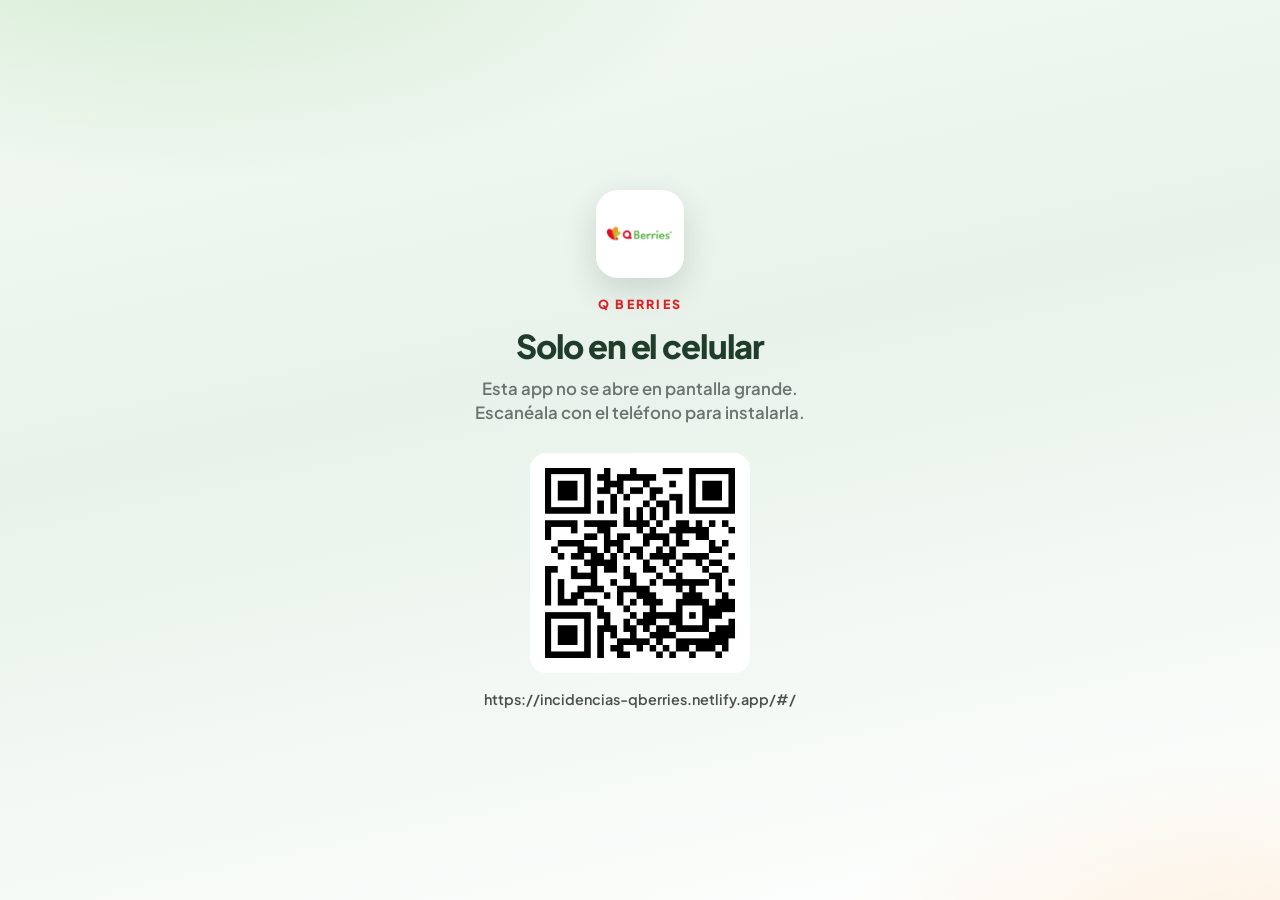
<file: index.html>
<!DOCTYPE html>
<html lang="es">
<head>
  <meta charset="UTF-8">
  <meta name="viewport" content="width=device-width, initial-scale=1, viewport-fit=cover">
  <meta name="theme-color" content="#1F3D2A">
  <meta name="apple-mobile-web-app-capable" content="yes">
  <meta name="apple-mobile-web-app-status-bar-style" content="default">
  <meta name="apple-mobile-web-app-title" content="Compromiso">
  <meta name="description" content="Evalúa al cosechador con el padrón y deja el compromiso de trabajo firmado.">
  <title>Compromiso laboral · Q Berries</title>
  <link rel="icon" href="./assets/icon-192.png" type="image/png">
  <link rel="apple-touch-icon" href="./assets/icon-192.png">
  <link rel="manifest" href="./manifest.webmanifest">
  <link rel="stylesheet" href="./css/fonts.css">
  <link rel="stylesheet" href="./css/styles.css">
  <link rel="stylesheet" href="./css/compromiso.css">
  <script>
    (function () {
      var celular = /iPhone|iPod|Android.+Mobile|Windows Phone/i.test(navigator.userAgent || "");
      if (!celular) document.documentElement.classList.add("is-desktop");
    })();
  </script>
</head>
<body data-qb-screen="home">
  <div class="desktop-gate" role="dialog" aria-modal="true" aria-labelledby="gate-title">
    <div class="desktop-gate-inner">
      <img class="desktop-gate-logo" src="./assets/icon-192.png" alt="Q Berries">
      <div class="desktop-gate-brand">Q BERRIES</div>
      <h1 id="gate-title">Solo en el celular</h1>
      <p class="desktop-gate-lead">Esta app no se abre en pantalla grande. Escanéala con el teléfono para instalarla.</p>
      <img class="desktop-gate-qr" src="./assets/instalar-android.png" alt="Código para abrir Compromiso en el celular">
      <p class="desktop-gate-hint">https://incidencias-qberries.netlify.app/#/</p>
    </div>
  </div>
  <div class="qb-loader" id="loader" hidden>
    <div class="qb-loader-card">
      <div class="qb-spinner"></div>
      <p id="loader-text">Cargando padrón</p>
    </div>
  </div>

  <div class="app" id="app"></div>

  <div class="form-actions" id="actions"></div>

  <div class="overlay" id="picker" aria-hidden="true">
    <div class="precise-modal" role="dialog" aria-modal="true" aria-labelledby="picker-title">
      <div class="precise-modal-head">
        <h3 id="picker-title">Elegir</h3>
        <button type="button" class="icon-btn" data-act="close-picker" aria-label="Cerrar">
          <svg viewBox="0 0 24 24" width="18" height="18" fill="none" stroke="currentColor" stroke-width="2" stroke-linecap="round" aria-hidden="true"><path d="M18 6 6 18M6 6l12 12"/></svg>
        </button>
      </div>
      <label class="precise-search">
        <svg viewBox="0 0 24 24" width="15" height="15" fill="none" stroke="currentColor" stroke-width="2" stroke-linecap="round" aria-hidden="true"><circle cx="11" cy="11" r="7"/><path d="m20 20-3.5-3.5"/></svg>
        <input id="picker-q" type="search" placeholder="Buscar" autocomplete="off" enterkeyhint="search">
      </label>
      <div class="precise-list" id="picker-list"></div>
    </div>
  </div>

  <div class="overlay qb-sync-modal" id="help" hidden>
    <div class="qb-sync-sheet" role="dialog" aria-modal="true" aria-labelledby="help-title">
      <div class="qb-sync-head">
        <div>
          <div class="qb-sync-kicker">Teléfono</div>
          <h2 id="help-title">Ajustes</h2>
        </div>
        <button type="button" class="qb-sync-close" data-act="close-help" aria-label="Cerrar">
          <svg viewBox="0 0 24 24" width="16" height="16" fill="none" stroke="currentColor" stroke-width="2" stroke-linecap="round" aria-hidden="true"><path d="M18 6 6 18M6 6l12 12"/></svg>
        </button>
      </div>
      <div class="qb-sync-version">
        <span>Versión en este teléfono</span>
        <strong id="app-version">—</strong>
      </div>
      <div class="qb-sync-actions">
        <button type="button" class="qb-sync-btn" data-act="clear-cache">
          Borrar caché
          <small>Quita la copia vieja de la app. Las actas del teléfono se quedan.</small>
        </button>
        <button type="button" class="qb-sync-btn" data-act="toggle-transfer" id="transfer-btn">
          Modo transferencia automática
          <small id="transfer-state">Sube los pendientes sola, también en 3G.</small>
        </button>
        <button type="button" class="qb-sync-btn primary" data-act="apply-update">
          Actualizar
          <small id="update-state">Revisa la versión de la app y actualiza el entorno.</small>
        </button>
      </div>
      <button type="button" class="qb-sync-done" data-act="close-help">Listo</button>
    </div>
  </div>

  <div class="qb-fb" id="fb" hidden>
    <div class="qb-fb-sheet" role="dialog" aria-modal="true" aria-labelledby="fb-title">
      <div class="qb-fb-icon info" id="fb-icon"></div>
      <div class="qb-fb-copy">
        <strong id="fb-title"></strong>
        <p id="fb-text"></p>
      </div>
      <div class="qb-fb-actions">
        <button type="button" class="qb-fb-secondary" id="fb-cancel">Cancelar</button>
        <button type="button" class="qb-fb-primary" id="fb-ok">Continuar</button>
      </div>
    </div>
  </div>

  <div class="qb-transfer" id="transfer" aria-hidden="true">
    <div class="qb-transfer-sheet" role="dialog" aria-modal="true" aria-labelledby="transfer-title">
      <div class="qb-transfer-spinner"></div>
      <h2 id="transfer-title">Transferencia</h2>
      <p class="qb-transfer-sub" id="transfer-sub">Subiendo actas.</p>
      <div class="qb-transfer-progress">
        <div class="qb-transfer-bar"><span id="transfer-bar"></span></div>
        <p class="qb-transfer-count" id="transfer-count">0 / 0</p>
      </div>
      <p class="qb-transfer-hint" id="transfer-hint"></p>
      <div class="qb-transfer-actions" id="transfer-actions" hidden>
        <button type="button" class="qb-fb-primary" data-act="close-transfer">Listo</button>
      </div>
    </div>
  </div>

  <div class="qb-toast-stack" id="toasts"></div>
  <script src="./js/imagenes.js"></script>
  <script src="./js/jsQR.js"></script>
  <script src="./js/app.js" defer></script>
</body>
</html>
</file>
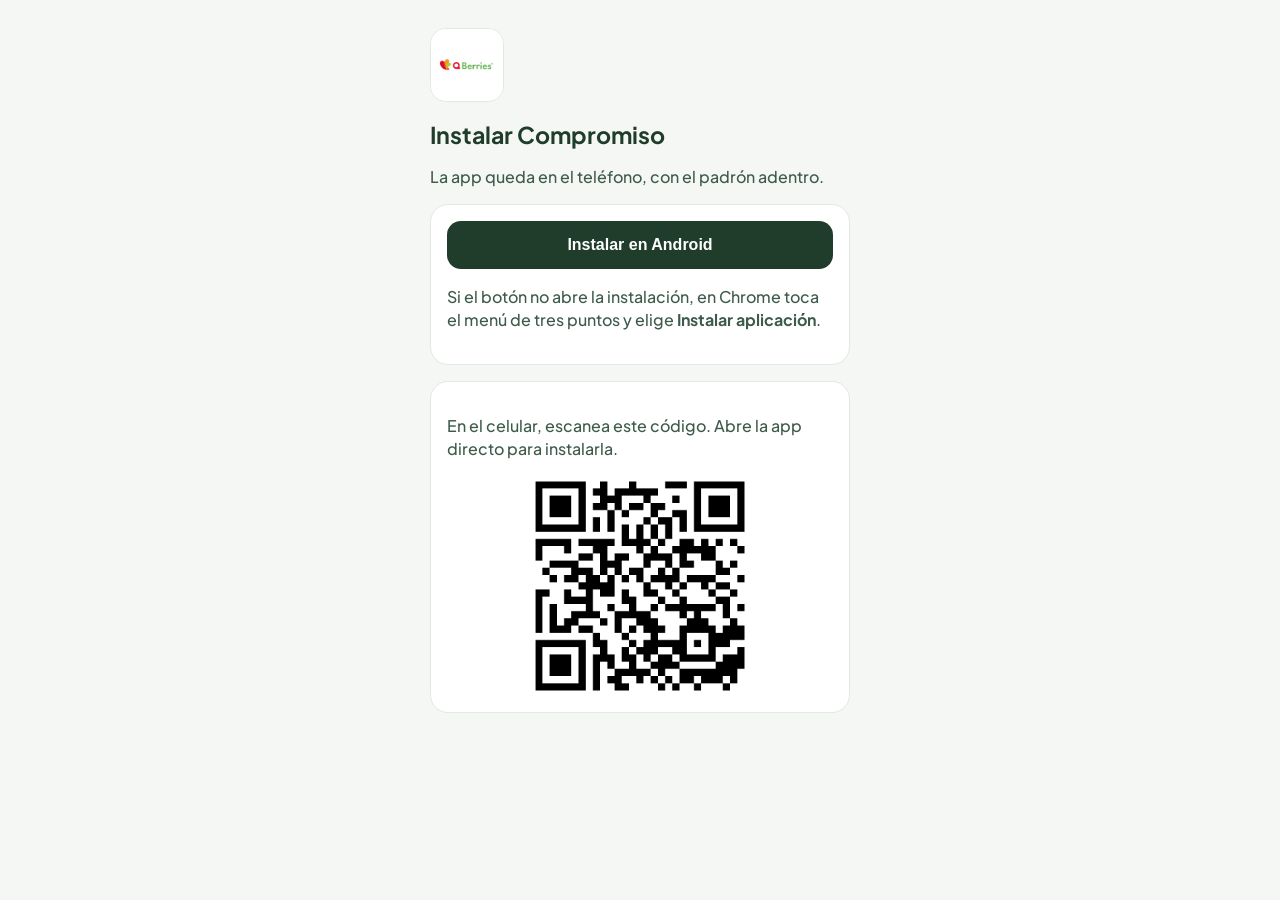
<file: instalar.html>
<!DOCTYPE html>
<html lang="es">
<head>
  <meta charset="UTF-8">
  <meta name="viewport" content="width=device-width, initial-scale=1, viewport-fit=cover">
  <meta name="theme-color" content="#1F3D2A">
  <meta name="apple-mobile-web-app-capable" content="yes">
  <meta name="apple-mobile-web-app-title" content="Compromiso">
  <title>Instalar · Q Berries</title>
  <link rel="icon" href="./assets/icon-192.png" type="image/png">
  <link rel="apple-touch-icon" href="./assets/icon-192.png">
  <link rel="manifest" href="./manifest.webmanifest">
  <link rel="stylesheet" href="./css/fonts.css">
  <style>
    body { margin: 0; font-family: "Plus Jakarta Sans", sans-serif; background: #F4F7F4; color: #1F3D2A; }
    main { max-width: 420px; margin: 0 auto; padding: 28px 18px 40px; }
    img.logo { width: 72px; height: 72px; object-fit: contain; background: #fff; border-radius: 16px; border: 1px solid #E2E8E2; }
    h1 { font-size: 1.45rem; margin: 14px 0 6px; }
    p { line-height: 1.45; color: #3D5A4A; }
    .card { background: #fff; border-radius: 18px; padding: 16px; border: 1px solid #E2E8E2; margin-top: 16px; }
    button { width: 100%; min-height: 48px; border: 0; border-radius: 14px; background: #1F3D2A; color: #fff; font-weight: 800; font-size: 1rem; }
    ol { margin: 8px 0 0; padding-left: 18px; }
    li { margin: 8px 0; }
    .qr { width: 220px; height: 220px; display: block; margin: 8px auto 0; }
  </style>
</head>
<body>
  <main>
    <img class="logo" src="./assets/icon-192.png" alt="Q Berries">
    <h1>Instalar Compromiso</h1>
    <p id="lead">La app queda en el teléfono, con el padrón adentro.</p>
    <div class="card" id="android">
      <button type="button" id="instalar">Instalar en Android</button>
      <p id="android-ayuda">Si el botón no abre la instalación, en Chrome toca el menú de tres puntos y elige <strong>Instalar aplicación</strong>.</p>
    </div>
    <div class="card" id="iphone" hidden>
      <strong>En iPhone no se descarga un archivo.</strong>
      <ol>
        <li>Abre esta página en Safari.</li>
        <li>Toca el botón Compartir.</li>
        <li>Elige <strong>Agregar a inicio</strong>.</li>
        <li>Confirma. El ícono de Q Berries queda en la pantalla.</li>
      </ol>
    </div>
    <div class="card" id="escritorio">
      <p>En el celular, escanea este código. Abre la app directo para instalarla.</p>
      <img class="qr" src="./assets/instalar-android.png" alt="Código para instalar">
    </div>
  </main>
  <script>
    const ios = /iPad|iPhone|iPod/.test(navigator.userAgent);
    const android = /Android/i.test(navigator.userAgent);
    const desktop = document.getElementById("escritorio");
    if (ios) {
      document.getElementById("android").hidden = true;
      document.getElementById("iphone").hidden = false;
      desktop.hidden = true;
    } else if (android) {
      desktop.hidden = true;
    }
    let espera = null;
    window.addEventListener("beforeinstallprompt", (event) => {
      event.preventDefault();
      espera = event;
    });
    document.getElementById("instalar").addEventListener("click", async () => {
      if (!espera) return;
      espera.prompt();
      await espera.userChoice;
      espera = null;
    });
    if ("serviceWorker" in navigator) navigator.serviceWorker.register("./sw.js").catch(() => {});
  </script>
</body>
</html>
</file>
<file: css/fonts.css>
/* Plus Jakarta Sans — local (offline / PWA cache) */
@font-face {
  font-family: "Plus Jakarta Sans";
  font-style: normal;
  font-weight: 500;
  font-display: swap;
  src: url("../fonts/plus-jakarta-sans-500.woff2") format("woff2");
}
@font-face {
  font-family: "Plus Jakarta Sans";
  font-style: normal;
  font-weight: 600;
  font-display: swap;
  src: url("../fonts/plus-jakarta-sans-600.woff2") format("woff2");
}
@font-face {
  font-family: "Plus Jakarta Sans";
  font-style: normal;
  font-weight: 700;
  font-display: swap;
  src: url("../fonts/plus-jakarta-sans-700.woff2") format("woff2");
}
@font-face {
  font-family: "Plus Jakarta Sans";
  font-style: normal;
  font-weight: 800;
  font-display: swap;
  src: url("../fonts/plus-jakarta-sans-800.woff2") format("woff2");
}
</file>
<file: css/styles.css>
/* Q Berries · Calidad — Corporate agro (US/EU field ops) */
:root {
  --qb-red: #E31E24;
  --qb-orange: #F7941D;
  --qb-lime: #B5D333;
  --qb-green: #2F8F46;
  --qb-green-bright: #5DB24B;
  --qb-forest: #1F3D2A;
  --qb-slate: #2C3330;
  --qb-muted: #6B7570;
  --qb-line: #E3E8E4;
  --qb-soft: #FFFFFF;
  --qb-white: #FFFFFF;
  --qb-page: #FFFFFF;
  --qb-mint: #EAF5EC;
  --qb-danger: #C62828;
  --qb-warn: #C9891A;
  --shadow-sm: 0 1px 2px rgba(31, 61, 42, 0.05), 0 4px 12px rgba(31, 61, 42, 0.04);
  --shadow-md: 0 8px 24px rgba(31, 61, 42, 0.08);
  --shadow-lg: 0 18px 48px rgba(31, 61, 42, 0.14);
  --radius: 14px;
  --radius-sm: 10px;
  --radius-pill: 999px;
  --font: "Plus Jakarta Sans", "Segoe UI", system-ui, sans-serif;
  --safe-bottom: env(safe-area-inset-bottom, 0px);
  --ease: cubic-bezier(0.22, 1, 0.36, 1);
}

*, *::before, *::after { box-sizing: border-box; margin: 0; padding: 0; }

html {
  -webkit-text-size-adjust: 100%;
  height: 100%;
  overflow: hidden;
  overflow-x: hidden;
  overscroll-behavior: none;
  overscroll-behavior-y: none;
  touch-action: manipulation;
  position: fixed;
  inset: 0;
  width: 100%;
  max-width: 100%;
}

body {
  font-family: var(--font);
  background: #FFFFFF;
  color: var(--qb-slate);
  height: 100%;
  line-height: 1.4;
  overflow: hidden;
  overflow-x: hidden;
  overscroll-behavior: none;
  overscroll-behavior-y: none;
  touch-action: manipulation;
  -webkit-user-drag: none;
  position: fixed;
  inset: 0;
  width: 100%;
  max-width: 100%;
}

button, input, select, textarea { font: inherit; color: inherit; }
button {
  cursor: pointer;
  border: none;
  background: none;
  -webkit-user-drag: none;
  -webkit-tap-highlight-color: transparent;
  tap-highlight-color: transparent;
}
input, textarea {
  user-select: text;
  -webkit-user-select: text;
}
img {
  display: block;
  max-width: 100%;
  -webkit-user-drag: none;
  user-select: none;
  pointer-events: none;
}
ul { list-style: none; }

.app {
  max-width: 100%;
  width: 100%;
  margin: 0;
  height: 100%;
  max-height: 100%;
  background: #FFFFFF;
  position: relative;
  overflow: hidden;
  overscroll-behavior: none;
  -webkit-user-drag: none;
  display: flex;
  flex-direction: column;
}

/* ——— Solo móvil / tablet (PC bloqueado) ——— */
.desktop-gate {
  display: none;
  position: fixed;
  inset: 0;
  z-index: 99999;
  align-items: center;
  justify-content: center;
  padding: clamp(24px, 4vw, 48px);
  overflow: hidden;
  background:
    radial-gradient(ellipse 90% 55% at 12% -10%, rgba(93, 178, 75, 0.22), transparent 55%),
    radial-gradient(ellipse 70% 50% at 100% 110%, rgba(247, 148, 29, 0.16), transparent 52%),
    linear-gradient(168deg, #F4FAF5 0%, #E8F2EA 42%, #FFFFFF 100%);
}
html.is-desktop .desktop-gate,
body.is-desktop .desktop-gate {
  display: flex;
}
html.is-desktop .fab-wrap,
html.is-desktop .form-actions,
html.is-desktop .bottom-nav,
html.is-desktop #picker,
html.is-desktop #help,
html.is-desktop #transfer,
body.is-desktop .fab-wrap,
body.is-desktop .form-actions,
body.is-desktop .bottom-nav,
body.is-desktop #picker,
body.is-desktop #help,
body.is-desktop #transfer {
  display: none !important;
}
.desktop-gate-qr {
  width: 220px;
  height: 220px;
  display: block;
  margin: 0 auto 16px;
  background: #fff;
  border-radius: 16px;
  padding: 10px;
}
.desktop-gate-bg {
  position: absolute;
  inset: 0;
  pointer-events: none;
  overflow: hidden;
}
.desktop-gate-bg .orb {
  position: absolute;
  border-radius: 50%;
  filter: blur(40px);
  opacity: 0.55;
  animation: gateOrb 14s var(--ease) infinite alternate;
}
.desktop-gate-bg .orb-a {
  width: 280px;
  height: 280px;
  left: -60px;
  top: -40px;
  background: rgba(93, 178, 75, 0.35);
}
.desktop-gate-bg .orb-b {
  width: 220px;
  height: 220px;
  right: -40px;
  bottom: 10%;
  background: rgba(247, 148, 29, 0.28);
  animation-delay: -4s;
}
.desktop-gate-bg .orb-c {
  width: 160px;
  height: 160px;
  left: 40%;
  bottom: -30px;
  background: rgba(181, 211, 51, 0.3);
  animation-delay: -8s;
}
@keyframes gateOrb {
  from { transform: translate(0, 0) scale(1); }
  to { transform: translate(12px, -18px) scale(1.08); }
}
.desktop-gate-inner {
  position: relative;
  width: min(440px, 100%);
  text-align: center;
  animation: gateIn 0.55s var(--ease) both;
}
@keyframes gateIn {
  from { opacity: 0; transform: translateY(16px); }
  to { opacity: 1; transform: translateY(0); }
}
.desktop-gate-logo {
  display: block;
  margin: 0 auto 18px;
  width: 88px;
  height: 88px;
  border-radius: 22px;
  box-shadow: 0 12px 32px rgba(31, 61, 42, 0.16);
  animation: gateLogo 0.7s var(--ease) 0.08s both;
}
@keyframes gateLogo {
  from { opacity: 0; transform: scale(0.88); }
  to { opacity: 1; transform: scale(1); }
}
.desktop-gate-brand {
  font-size: 0.78rem;
  font-weight: 800;
  letter-spacing: 0.18em;
  color: var(--qb-red);
  margin-bottom: 14px;
}
.desktop-gate-inner h1 {
  font-size: clamp(1.65rem, 3.2vw, 2.05rem);
  font-weight: 800;
  color: var(--qb-forest);
  letter-spacing: -0.035em;
  line-height: 1.15;
  margin-bottom: 12px;
}
.desktop-gate-lead {
  font-size: 1.05rem;
  font-weight: 600;
  color: var(--qb-muted);
  line-height: 1.45;
  margin-bottom: 28px;
  max-width: 22em;
  margin-left: auto;
  margin-right: auto;
}
.desktop-gate-devices {
  display: flex;
  justify-content: center;
  gap: 14px;
  margin-bottom: 28px;
}
.desktop-gate-device {
  display: inline-flex;
  flex-direction: column;
  align-items: center;
  gap: 8px;
  min-width: 104px;
  padding: 16px 14px 14px;
  font-size: 0.82rem;
  font-weight: 800;
  letter-spacing: 0.02em;
  color: var(--qb-forest);
  background: rgba(255, 255, 255, 0.72);
  border: 1px solid rgba(31, 61, 42, 0.1);
  border-radius: 18px;
  backdrop-filter: blur(8px);
}
.desktop-gate-device svg {
  width: 32px;
  height: 32px;
  color: var(--qb-green);
}
.desktop-gate-hint {
  font-size: 0.9rem;
  font-weight: 600;
  color: var(--qb-slate);
  line-height: 1.45;
  opacity: 0.85;
  max-width: 26em;
  margin: 0 auto;
}

@media (prefers-reduced-motion: reduce) {
  .desktop-gate-bg .orb,
  .desktop-gate-inner,
  .desktop-gate-logo {
    animation: none;
  }
}

/* Tablet = mismo móvil (1 columna). Solo padding fluido; sin rediseño. */
@media (min-width: 600px) {
  .corp-header {
    padding-left: clamp(16px, 2.5vw, 28px);
    padding-right: clamp(16px, 2.5vw, 28px);
  }
  .panel-scroll {
    padding-left: clamp(16px, 2.5vw, 28px);
    padding-right: clamp(16px, 2.5vw, 28px);
  }
  .home-hero.spotlight {
    margin-left: clamp(16px, 2.5vw, 28px);
    margin-right: clamp(16px, 2.5vw, 28px);
  }
  .eval-grid {
    display: grid !important;
    grid-template-columns: 1fr !important;
    gap: 12px;
    padding-left: clamp(16px, 2.5vw, 28px);
    padding-right: clamp(16px, 2.5vw, 28px);
  }
  .ops-panel {
    margin-left: clamp(16px, 2.5vw, 28px);
    margin-right: clamp(16px, 2.5vw, 28px);
  }
  .form-actions {
    padding-left: clamp(16px, 2.5vw, 28px);
    padding-right: clamp(16px, 2.5vw, 28px);
  }
  .home-hero.spotlight h2 {
    font-size: clamp(1.35rem, 2.2vw, 1.5rem);
  }
  .eval-meta h2 {
    font-size: clamp(0.98rem, 1.6vw, 1.08rem);
  }
}

.screen {
  display: none;
  flex: 1;
  min-height: 0;
  flex-direction: column;
  overflow: hidden;
  overscroll-behavior: none;
  height: 100%;
  position: relative;
}
.screen.active {
  display: flex;
}

/* Scroll SOLO dentro del panel interno — sin rebote iOS */
.panel-scroll {
  flex: 1;
  min-height: 0;
  overflow-x: hidden;
  overflow-y: auto;
  overscroll-behavior: none;
  overscroll-behavior-y: none;
  touch-action: pan-y;
  -webkit-overflow-scrolling: touch;
}

@keyframes fadeIn {
  from { opacity: 0; }
  to { opacity: 1; }
}
@keyframes slideUp {
  from { opacity: 0; transform: translateY(24px); }
  to { opacity: 1; transform: translateY(0); }
}
@keyframes pulseDot {
  0%, 100% { opacity: 1; }
  50% { opacity: 0.45; }
}

/* ——— Corporate header ——— */
.corp-header {
  position: relative;
  top: auto;
  z-index: 50;
  flex-shrink: 0;
  display: flex;
  align-items: flex-start;
  justify-content: space-between;
  gap: 12px;
  padding: 14px 16px 14px;
  background: #FFFFFF;
  border-bottom: 1px solid var(--qb-line);
  box-shadow: 0 4px 18px rgba(31, 61, 42, 0.04);
  user-select: none;
}
.corp-header.compact {
  align-items: center;
  padding: 10px 12px;
}

.corp-left {
  display: flex;
  align-items: center;
  gap: 12px;
  min-width: 0;
  flex: 1;
}
.corp-logo {
  width: 52px;
  height: 52px;
  object-fit: contain;
  background: #fff;
  border: 1px solid var(--qb-line);
  border-radius: 12px;
  padding: 4px;
  flex-shrink: 0;
}
.corp-titles { min-width: 0; }
.corp-titles.grow { flex: 1; min-width: 0; }

.corp-brand {
  font-size: 0.68rem;
  font-weight: 800;
  letter-spacing: 0.12em;
  color: var(--qb-red);
  line-height: 1.1;
  margin-bottom: 2px;
}
.corp-title {
  font-size: 1.22rem;
  font-weight: 800;
  color: var(--qb-slate);
  letter-spacing: -0.025em;
  line-height: 1.15;
  white-space: nowrap;
  overflow: hidden;
  text-overflow: ellipsis;
}
.corp-header.compact .corp-title { font-size: 1.02rem; }
.corp-sub {
  margin-top: 2px;
  font-size: 0.8rem;
  font-weight: 600;
  color: var(--qb-muted);
}

.status-stack {
  display: flex;
  flex-direction: column;
  align-items: stretch;
  gap: 6px;
  flex-shrink: 0;
}

.status-chip {
  display: inline-flex;
  align-items: center;
  justify-content: center;
  gap: 6px;
  min-height: 28px;
  padding: 4px 10px;
  border-radius: var(--radius-pill);
  border: 1.5px solid var(--qb-line);
  background: #fff;
  font-size: 0.72rem;
  font-weight: 700;
  white-space: nowrap;
  color: var(--qb-slate);
}
.status-chip .dot {
  width: 7px;
  height: 7px;
  border-radius: 50%;
  background: currentColor;
}
.status-chip.online {
  color: var(--qb-green);
  border-color: rgba(47, 143, 70, 0.45);
  background: #F3FAF4;
}
.status-chip.online .dot { animation: pulseDot 2s ease infinite; }
.status-chip.offline {
  color: #9A3412;
  border-color: rgba(154, 52, 18, 0.4);
  background: #FFF7ED;
}
.status-chip.pending {
  color: var(--qb-muted);
  border-color: #D0D7D2;
  background: #FBFCFB;
}
.status-chip.pending.has-items {
  color: #9A5B00;
  border-color: rgba(201, 137, 26, 0.45);
  background: #FFF8EB;
}
.status-chip.pending svg { flex-shrink: 0; }

.icon-btn {
  width: 40px;
  height: 40px;
  border-radius: 10px;
  display: grid;
  place-items: center;
  background: #FFFFFF;
  color: var(--qb-forest);
  border: 1px solid var(--qb-line);
  flex-shrink: 0;
}
.fab-wrap {
  position: fixed;
  right: 16px;
  bottom: calc(16px + var(--nav-h, 64px) + env(safe-area-inset-bottom, 0px));
  z-index: 10020;
}
body[data-qb-screen="form"] .fab-wrap {
  bottom: calc(16px + var(--nav-h, 64px) + var(--kb, 0px) + env(safe-area-inset-bottom, 0px));
}
.fab-options {
  width: 52px;
  height: 52px;
  border-radius: 18px;
  display: grid;
  place-items: center;
  background: var(--qb-forest);
  color: #fff;
  border: none;
  box-shadow: 0 10px 24px rgba(31, 61, 42, 0.28);
}
.fab-options.is-on {
  background: #163024;
}
.fab-menu {
  position: absolute;
  right: 0;
  bottom: calc(100% + 10px);
  top: auto;
  min-width: 176px;
  padding: 6px;
  border-radius: 16px;
  background: #fff;
  border: 1px solid var(--qb-line);
  box-shadow: var(--shadow-md);
  display: grid;
  gap: 4px;
  z-index: 30;
}
.fab-menu[hidden] { display: none; }
.fab-menu button {
  display: flex;
  align-items: center;
  gap: 8px;
  min-height: 42px;
  padding: 0 10px;
  border-radius: 12px;
  font-weight: 800;
  font-size: 0.88rem;
  color: var(--qb-slate);
  text-align: left;
}
.fab-menu button svg { color: var(--qb-forest); }
.icon-btn:active { opacity: 0.85; }
.icon-btn svg { width: 18px; height: 18px; }

/* ——— Home ——— */
#screen-home {
  position: relative;
  isolation: isolate;
}
.home-atmosphere {
  position: absolute;
  inset: 0;
  z-index: 0;
  overflow: hidden;
  pointer-events: none;
}
.home-atmosphere .orb {
  position: absolute;
  border-radius: 50%;
  filter: blur(40px);
  opacity: 0.35;
  /* fijo: sin animación de movimiento */
}
.orb-a {
  width: 220px;
  height: 220px;
  background: rgba(227, 30, 36, 0.22);
  top: -40px;
  right: -60px;
}
.orb-b {
  width: 260px;
  height: 260px;
  background: rgba(93, 178, 75, 0.2);
  top: 180px;
  left: -100px;
}
.orb-c {
  width: 180px;
  height: 180px;
  background: rgba(247, 148, 29, 0.18);
  bottom: 120px;
  right: -40px;
}
@keyframes orbFloat {
  0%, 100% { transform: translate3d(0, 0, 0) scale(1); }
  50% { transform: translate3d(12px, -18px, 0) scale(1.06); }
}

#screen-home > .corp-header,
#screen-home > .panel-scroll {
  position: relative;
  z-index: 1;
}

.corp-header.glass {
  background: rgba(255, 255, 255, 0.82);
  backdrop-filter: blur(14px);
  -webkit-backdrop-filter: blur(14px);
  border-bottom-color: rgba(227, 232, 228, 0.7);
}

.install-banner {
  display: flex;
  align-items: center;
  gap: 10px;
  margin: 0;
  padding: 14px 14px 14px 16px;
  border-radius: 16px;
  background: linear-gradient(135deg, #1F3D2A 0%, #2F8F46 100%);
  color: #fff;
  box-shadow: var(--shadow-sm);
}
.install-banner[hidden] { display: none !important; }
.install-banner-copy {
  flex: 1;
  min-width: 0;
}
.install-banner-copy strong {
  display: block;
  font-size: 0.88rem;
  font-weight: 800;
  letter-spacing: -0.01em;
}
.install-banner-copy p {
  margin-top: 2px;
  font-size: 0.72rem;
  font-weight: 600;
  opacity: 0.88;
  line-height: 1.3;
}
.install-banner-actions {
  display: flex;
  align-items: center;
  gap: 4px;
  flex-shrink: 0;
}
.install-banner-btn {
  background: #fff;
  color: var(--qb-forest);
  font-weight: 800;
  font-size: 0.78rem;
  padding: 10px 14px;
  border-radius: 999px;
  white-space: nowrap;
}
.install-banner-dismiss {
  width: 32px;
  height: 32px;
  border-radius: 50%;
  color: rgba(255,255,255,0.9);
  font-size: 1.25rem;
  line-height: 1;
  font-weight: 600;
}

.home-hero.spotlight {
  margin: 12px 14px 6px;
  padding: 20px 18px 18px;
  border-radius: 22px;
  background:
    linear-gradient(145deg, rgba(255,255,255,0.92) 0%, rgba(255,255,255,0.78) 100%);
  border: 1px solid rgba(255, 255, 255, 0.9);
  box-shadow:
    0 1px 0 rgba(255,255,255,0.8) inset,
    0 12px 32px rgba(31, 61, 42, 0.08);
  backdrop-filter: blur(10px);
  overflow: hidden;
}
.home-hero.spotlight::after {
  content: "";
  position: absolute;
  width: 160px;
  height: 160px;
  right: -30px;
  top: -40px;
  border-radius: 50%;
  background: radial-gradient(circle, rgba(181, 211, 51, 0.35), transparent 70%);
  pointer-events: none;
}
@keyframes heroIn {
  from { opacity: 0; transform: translateY(14px); }
  to { opacity: 1; transform: translateY(0); }
}

.live-badge {
  display: inline-flex;
  align-items: center;
  gap: 7px;
  font-size: 0.7rem;
  font-weight: 800;
  letter-spacing: 0.04em;
  text-transform: uppercase;
  color: var(--qb-green);
  background: rgba(47, 143, 70, 0.1);
  border: 1px solid rgba(47, 143, 70, 0.22);
  border-radius: 999px;
  padding: 5px 10px;
  margin-bottom: 12px;
}
.live-dot {
  width: 7px;
  height: 7px;
  border-radius: 50%;
  background: var(--qb-green);
  box-shadow: 0 0 0 0 rgba(47, 143, 70, 0.5);
  animation: livePulse 1.8s ease infinite;
}
@keyframes livePulse {
  0% { box-shadow: 0 0 0 0 rgba(47, 143, 70, 0.45); }
  70% { box-shadow: 0 0 0 8px rgba(47, 143, 70, 0); }
  100% { box-shadow: 0 0 0 0 rgba(47, 143, 70, 0); }
}

.home-hero.spotlight h2 {
  font-size: 1.7rem;
  font-weight: 800;
  color: var(--qb-forest);
  letter-spacing: -0.04em;
  line-height: 1.1;
  margin: 0;
  position: relative;
  z-index: 1;
}
.home-hero.spotlight > p {
  margin-top: 8px;
  color: var(--qb-muted);
  font-size: 0.95rem;
  font-weight: 600;
  max-width: 28ch;
  position: relative;
  z-index: 1;
}
.hero-pills {
  display: flex;
  flex-wrap: nowrap;
  gap: 6px;
  margin-top: 14px;
  position: relative;
  z-index: 1;
  width: 100%;
}
.hero-pills span,
.hero-pill-btn {
  flex: 1 1 0;
  min-width: 0;
  text-align: center;
  font-size: 0.64rem;
  font-weight: 700;
  color: var(--qb-slate);
  background: rgba(255,255,255,0.85);
  border: 1px solid var(--qb-line);
  border-radius: 999px;
  padding: 5px 6px;
  white-space: nowrap;
  overflow: hidden;
  text-overflow: ellipsis;
}
.hero-pill-btn {
  cursor: pointer;
  -webkit-tap-highlight-color: transparent;
  transition: border-color 0.15s, background 0.15s;
}
.hero-pill-btn:active {
  background: var(--qb-mint);
  border-color: var(--qb-green-bright);
  color: var(--qb-forest);
}

.home-hero {
  padding: 18px 18px 10px;
}
.hero-kicker {
  font-size: 0.7rem;
  font-weight: 800;
  letter-spacing: 0.08em;
  text-transform: uppercase;
  color: var(--qb-muted);
}
.home-hero h2 {
  font-size: 1.45rem;
  font-weight: 800;
  color: var(--qb-forest);
  letter-spacing: -0.03em;
  margin-top: 4px;
}
.home-hero > p:last-child {
  margin-top: 4px;
  color: var(--qb-muted);
  font-size: 0.9rem;
  font-weight: 600;
}

.block-head {
  display: flex;
  flex-direction: column;
  gap: 4px;
  margin: 0 14px 12px;
  padding: 4px 0 4px 14px;
  position: relative;
}
.block-head::before {
  content: "";
  position: absolute;
  left: 0;
  top: 4px;
  bottom: 4px;
  width: 4px;
  border-radius: 999px;
  background: linear-gradient(180deg, var(--qb-orange) 0%, var(--qb-red) 100%);
}
.block-head .block-title {
  font-size: 0.78rem;
  font-weight: 800;
  text-transform: uppercase;
  letter-spacing: 0.06em;
  color: var(--qb-forest);
}
.block-head .block-sub {
  font-size: 0.88rem;
  font-weight: 600;
  color: var(--qb-muted);
}

.eval-grid {
  display: grid;
  grid-template-columns: 1fr;
  gap: 12px;
  padding: 10px 14px 18px;
  width: 100%;
  max-width: 100%;
}

/* Hide duplicate label inside comment card when section-head exists */
.section-card.compact .comment-field > label {
  display: none;
}

.eval-card {
  position: relative;
  display: grid;
  grid-template-columns: auto 1fr auto;
  align-items: center;
  gap: 14px;
  width: 100%;
  max-width: 100%;
  min-height: 0;
  padding: 16px 16px 16px 18px;
  border-radius: 22px;
  background:
    linear-gradient(145deg, rgba(255,255,255,0.94) 0%, rgba(255,255,255,0.78) 100%);
  border: 1px solid rgba(255, 255, 255, 0.9);
  box-shadow:
    0 1px 0 rgba(255,255,255,0.85) inset,
    0 12px 32px rgba(31, 61, 42, 0.08);
  text-align: left;
  overflow: hidden;
  transition: border-color 0.2s, box-shadow 0.2s, background 0.2s;
  user-select: none;
  -webkit-user-drag: none;
  touch-action: pan-y;
  backdrop-filter: blur(12px);
  -webkit-backdrop-filter: blur(12px);
}
@keyframes cardIn {
  from { opacity: 0; transform: translateY(16px); }
  to { opacity: 1; transform: translateY(0); }
}
.eval-card::after {
  display: none;
}
.eval-card::before {
  content: "";
  position: absolute;
  left: 0;
  top: 0;
  bottom: 0;
  width: 4px;
  /* background: var(--accent); */
  border-radius: 0 3px 3px 0;
}
.eval-card:active {
  border-color: color-mix(in srgb, var(--accent) 35%, white);
  background: rgba(255, 255, 255, 0.95);
}
.eval-card:hover {
  border-color: color-mix(in srgb, var(--accent) 28%, white);
  box-shadow:
    0 1px 0 rgba(255,255,255,0.9) inset,
    0 16px 36px rgba(31, 61, 42, 0.12);
}

.eval-card[data-type="calidad"] { --accent: var(--qb-red); }
.eval-card[data-type="descarte"] { --accent: var(--qb-green-bright); }
.eval-card[data-type="caida"] { --accent: var(--qb-orange); }
.eval-card[data-type="planta"] { --accent: #7BA82F; }
.eval-card[data-type="bpa"] { --accent: #2F6B8A; }
.eval-card[data-type="inocuidad"] { --accent: #6B4C9A; }
.eval-card[data-type="incidencias"] { --accent: #B45309; }
.eval-card[data-type="calibres"] { --accent: #1565C0; }

.eval-top { display: none; }
.eval-icon {
  width: 52px;
  height: 52px;
  border-radius: 16px;
  display: grid;
  place-items: center;
  background: color-mix(in srgb, var(--accent) 14%, white);
  color: var(--accent);
  border: 1px solid color-mix(in srgb, var(--accent) 22%, white);
  box-shadow: 0 8px 18px color-mix(in srgb, var(--accent) 18%, transparent);
  flex-shrink: 0;
  position: relative;
  z-index: 1;
}
.eval-icon svg { width: 24px; height: 24px; }
.eval-go {
  width: 32px;
  height: 32px;
  border-radius: 50%;
  background: var(--accent);
  border: 1px solid #ffffff;
  color: #ffffff;
  display: grid;
  place-items: center;
  flex-shrink: 0;
  position: relative;
  z-index: 1;
}
.eval-go svg { width: 16px; height: 16px; }

.eval-meta {
  min-width: 0;
  position: relative;
  z-index: 1;
}
.eval-meta h2 {
  font-size: 1.02rem;
  font-weight: 800;
  color: var(--qb-slate);
  letter-spacing: -0.03em;
  line-height: 1.2;
  display: block;
  overflow: visible;
}
.eval-meta p {
  font-size: 0.8rem;
  color: var(--qb-muted);
  font-weight: 600;
  margin-top: 3px;
  line-height: 1.3;
}
.eval-code {
  display: inline-flex;
  align-items: center;
  margin-top: 7px;
  font-size: 0.65rem;
  font-weight: 800;
  letter-spacing: 0.05em;
  text-transform: uppercase;
  color: var(--accent);
  background: color-mix(in srgb, var(--accent) 10%, white);
  border: 1px solid color-mix(in srgb, var(--accent) 18%, white);
  border-radius: 999px;
  padding: 4px 10px;
  white-space: nowrap;
  max-width: 100%;
  overflow: hidden;
  text-overflow: ellipsis;
}

.home-foot {
  text-align: center;
  padding: 8px 8px 0;
  font-size: 0.72rem;
  color: #8A948D;
  font-weight: 600;
  letter-spacing: 0.02em;
}

/* ——— Panel del día ——— */
.ops-panel {
  margin: 0;
  padding: 22px 18px 18px;
  border-radius: 22px;
  border: none;
  background:
    radial-gradient(ellipse 80% 60% at 0% 0%, rgba(93, 178, 75, 0.12), transparent 55%),
    radial-gradient(ellipse 70% 50% at 100% 100%, rgba(247, 148, 29, 0.08), transparent 50%),
    linear-gradient(165deg, #FFFFFF 0%, #F4FAF5 48%, #FFFFFF 100%);
  box-shadow: var(--shadow-md);
}
.ops-head {
  display: flex;
  align-items: flex-start;
  justify-content: space-between;
  gap: 12px;
  margin-bottom: 16px;
}
.ops-kicker {
  font-size: 0.64rem;
  font-weight: 800;
  letter-spacing: 0.12em;
  text-transform: uppercase;
  color: var(--qb-green);
}
.ops-head h3 {
  font-size: 1.18rem;
  font-weight: 800;
  color: var(--qb-forest);
  letter-spacing: -0.03em;
  margin-top: 4px;
  line-height: 1.15;
}
.ops-date {
  font-size: 0.7rem;
  font-weight: 700;
  color: var(--qb-forest);
  background: rgba(255, 255, 255, 0.85);
  border: none;
  border-radius: 999px;
  padding: 8px 12px;
  white-space: nowrap;
  text-transform: capitalize;
  max-width: 48%;
  overflow: hidden;
  text-overflow: ellipsis;
  text-align: center;
  box-shadow: 0 2px 10px rgba(31, 61, 42, 0.06);
}
.ops-kpis {
  display: grid;
  grid-template-columns: 1.15fr 0.85fr;
  gap: 10px;
  margin-bottom: 18px;
}
.kpi {
  background: rgba(255, 255, 255, 0.92);
  border: none;
  border-radius: 18px;
  padding: 16px 14px;
  text-align: left;
  box-shadow: 0 4px 16px rgba(31, 61, 42, 0.05);
}
.kpi.kpi-sum {
  background: linear-gradient(145deg, #1F3D2A 0%, #2F8F46 100%);
  box-shadow: 0 10px 24px rgba(31, 61, 42, 0.18);
}
.kpi.kpi-sum .kpi-val,
.kpi.kpi-sum .kpi-label {
  color: #FFFFFF;
}
.kpi.kpi-sum .kpi-label {
  opacity: 0.78;
}
.kpi.warn {
  background: linear-gradient(145deg, #FFF8EB 0%, #FFEFD4 100%);
  box-shadow: 0 4px 16px rgba(201, 137, 26, 0.1);
}
.kpi.warn .kpi-val {
  color: #9A6F12;
}
.kpi-val {
  display: block;
  font-size: 1.7rem;
  font-weight: 800;
  color: var(--qb-forest);
  letter-spacing: -0.045em;
  line-height: 1;
}
.kpi-label {
  display: block;
  margin-top: 8px;
  font-size: 0.64rem;
  font-weight: 700;
  color: var(--qb-muted);
  letter-spacing: 0.07em;
  text-transform: uppercase;
}
.ops-section-label {
  display: flex;
  align-items: center;
  gap: 10px;
  font-size: 0.64rem;
  font-weight: 800;
  letter-spacing: 0.1em;
  text-transform: uppercase;
  color: var(--qb-forest);
  margin: 0 0 12px 0;
  opacity: 0.72;
}
.ops-section-label::after {
  content: "";
  flex: 1;
  height: 1px;
  background: linear-gradient(90deg, rgba(31, 61, 42, 0.12), transparent);
}
.ops-by-type {
  display: grid;
  grid-template-columns: repeat(2, 1fr);
  gap: 10px;
  margin-bottom: 16px;
}
.ops-type {
  --ops-accent: var(--qb-forest);
  --ops-tint: rgba(31, 61, 42, 0.04);
  background: linear-gradient(165deg, #FFFFFF 0%, var(--ops-tint) 100%);
  border: none;
  border-radius: 16px;
  padding: 14px 14px 13px;
  text-align: left;
  box-shadow: 0 3px 14px rgba(31, 61, 42, 0.05);
  transition: transform 0.2s var(--ease), box-shadow 0.2s var(--ease);
}
.ops-type[data-type="calidad"] {
  --ops-accent: #E31E24;
  --ops-tint: #FFF6F6;
}
.ops-type[data-type="descarte"] {
  --ops-accent: #2F8F46;
  --ops-tint: #F3FAF5;
}
.ops-type[data-type="caida"] {
  --ops-accent: #F7941D;
  --ops-tint: #FFF9F2;
}
.ops-type[data-type="planta"] {
  --ops-accent: #7BA82F;
  --ops-tint: #F7FAF0;
}
.ops-type[data-type="bpa"] {
  --ops-accent: #2F6B8A;
  --ops-tint: #F0F7FB;
}
.ops-type[data-type="inocuidad"] {
  --ops-accent: #6B4C9A;
  --ops-tint: #F6F2FB;
}
.ops-type[data-type="incidencias"] {
  --ops-accent: #B45309;
  --ops-tint: #FFF7ED;
}
.ops-type[data-type="calibres"] {
  --ops-accent: #1565C0;
  --ops-tint: #F3F7FC;
}
.ops-type.has-count {
  box-shadow: 0 8px 22px rgba(31, 61, 42, 0.1);
  transform: translateY(-1px);
}
.ops-type[data-type="calidad"].has-count {
  background: linear-gradient(155deg, #FFF0F0 0%, #FFFFFF 72%);
}
.ops-type[data-type="descarte"].has-count {
  background: linear-gradient(155deg, #EAF6ED 0%, #FFFFFF 72%);
}
.ops-type[data-type="caida"].has-count {
  background: linear-gradient(155deg, #FFF3E4 0%, #FFFFFF 72%);
}
.ops-type[data-type="planta"].has-count {
  background: linear-gradient(155deg, #F0F6E4 0%, #FFFFFF 72%);
}
.ops-type[data-type="bpa"].has-count {
  background: linear-gradient(155deg, #E8F3F8 0%, #FFFFFF 72%);
}
.ops-type[data-type="inocuidad"].has-count {
  background: linear-gradient(155deg, #F3ECF9 0%, #FFFFFF 72%);
}
.ops-type[data-type="incidencias"].has-count {
  background: linear-gradient(155deg, #FFF0E0 0%, #FFFFFF 72%);
}
.ops-type[data-type="calibres"].has-count {
  background: linear-gradient(155deg, #E8F1FB 0%, #FFFFFF 72%);
}
.ops-type-code {
  display: inline-block;
  font-size: 0.58rem;
  font-weight: 800;
  letter-spacing: 0.1em;
  text-transform: uppercase;
  color: var(--ops-accent);
  background: rgba(31, 61, 42, 0.06);
  border-radius: 999px;
  padding: 4px 8px;
  margin-bottom: 10px;
}
.ops-type[data-type="calidad"] .ops-type-code { background: rgba(227, 30, 36, 0.1); }
.ops-type[data-type="descarte"] .ops-type-code { background: rgba(47, 143, 70, 0.1); }
.ops-type[data-type="caida"] .ops-type-code { background: rgba(247, 148, 29, 0.12); }
.ops-type[data-type="planta"] .ops-type-code { background: rgba(123, 168, 47, 0.12); }
.ops-type-val {
  display: block;
  font-size: 1.62rem;
  font-weight: 800;
  color: var(--qb-forest);
  letter-spacing: -0.045em;
  line-height: 1;
  font-variant-numeric: tabular-nums;
}
.ops-type.has-count .ops-type-val {
  color: var(--ops-accent);
}
.ops-type-label {
  display: block;
  margin-top: 7px;
  font-size: 0.78rem;
  font-weight: 700;
  color: var(--qb-slate);
  letter-spacing: -0.01em;
}
.ops-last-empty {
  font-size: 0.82rem;
  font-weight: 600;
  color: var(--qb-muted);
  text-align: center;
  padding: 16px 12px;
  background: rgba(255, 255, 255, 0.85);
  border: none;
  border-radius: 16px;
  box-shadow: 0 3px 12px rgba(31, 61, 42, 0.04);
}
.ops-last-card {
  background: rgba(255, 255, 255, 0.92);
  border: none;
  border-radius: 16px;
  padding: 14px;
  box-shadow: 0 4px 16px rgba(31, 61, 42, 0.05);
}
.ops-last-top {
  display: flex;
  justify-content: space-between;
  align-items: center;
  margin-bottom: 10px;
  padding-bottom: 8px;
  border-bottom: 1px solid rgba(31, 61, 42, 0.06);
}
.ops-last-tag {
  font-size: 0.62rem;
  font-weight: 800;
  letter-spacing: 0.08em;
  text-transform: uppercase;
  color: var(--qb-forest);
}
.ops-last-time {
  font-size: 0.72rem;
  font-weight: 700;
  color: var(--qb-muted);
  font-variant-numeric: tabular-nums;
}
.ops-last-body {
  display: flex;
  justify-content: space-between;
  align-items: center;
  gap: 8px;
}
.ops-last-info {
  min-width: 0;
  flex: 1;
}
.ops-last-body strong {
  display: block;
  font-size: 0.88rem;
  font-weight: 800;
  color: var(--qb-slate);
}
.ops-last-body p {
  margin-top: 2px;
  font-size: 0.72rem;
  font-weight: 600;
  color: var(--qb-muted);
  white-space: nowrap;
  overflow: hidden;
  text-overflow: ellipsis;
}
.ops-last-score {
  flex-shrink: 0;
  display: flex;
  flex-wrap: wrap;
  flex-direction: row;
  align-items: center;
  justify-content: center;
  gap: 3px;
  width: 70px;
  min-width: 70px;
  max-width: 70px;
  padding: 5px 5px;
  overflow: visible;
  border-radius: 10px;
  background: var(--qb-mint);
  border: 1px solid #D5E8D8;
  text-align: center;
  box-sizing: border-box;
}
.ops-last-score .big {
  flex: 0 0 100%;
  width: 100%;
  display: block;
  font-size: 0.72rem;
  font-weight: 800;
  color: var(--qb-forest);
  line-height: 1.1;
  letter-spacing: -0.02em;
  white-space: nowrap;
  margin-bottom: 1px;
}
.ops-last-score .sm {
  display: inline-flex;
  align-items: center;
  justify-content: center;
  min-width: 22px;
  padding: 1px 4px;
  border-radius: 999px;
  font-size: 0.58rem;
  font-weight: 700;
  color: var(--qb-forest);
  background: #fff;
  border: 1px solid #D5E8D8;
  line-height: 1.2;
}
.ops-brief {
  background: rgba(255, 255, 255, 0.92);
  border: none;
  border-radius: 16px;
  padding: 14px;
  box-shadow: 0 3px 12px rgba(31, 61, 42, 0.04);
}
.ops-brief-row {
  display: flex;
  justify-content: space-between;
  align-items: baseline;
  gap: 10px;
  padding: 6px 0;
  font-size: 0.8rem;
}
.ops-brief-row span {
  color: var(--qb-muted);
  font-weight: 700;
  letter-spacing: 0.02em;
}
.ops-brief-row strong {
  color: var(--qb-slate);
  font-weight: 800;
  text-align: right;
}
.ops-tip {
  margin-top: 10px;
  padding-top: 10px;
  border-top: 1px solid rgba(31, 61, 42, 0.08);
  font-size: 0.76rem;
  font-weight: 600;
  line-height: 1.4;
  color: var(--qb-muted);
}

/* ——— Historial subidos ——— */
.uploads-wrap {
  padding: 12px 14px calc(24px + var(--safe-bottom));
}
.uploads-summary {
  font-size: 0.82rem;
  font-weight: 700;
  color: var(--qb-muted);
  margin-bottom: 12px;
  padding: 0 2px;
}
.uploads-list {
  display: flex;
  flex-direction: column;
  gap: 10px;
}
.uploads-empty {
  text-align: center;
  padding: 32px 16px;
  border: 1px dashed var(--qb-line);
  border-radius: 16px;
  color: var(--qb-muted);
  font-size: 0.9rem;
  font-weight: 600;
}
.uploads-empty-sub {
  margin-top: 8px;
  font-size: 0.82rem;
  font-weight: 600;
  opacity: 0.85;
}
.upload-card {
  border: 1px solid var(--qb-line);
  border-radius: 16px;
  padding: 12px 14px;
  background: #fff;
  box-shadow: var(--shadow-sm);
}
.upload-card.is-pending {
  border-color: rgba(201, 137, 26, 0.45);
  background: #FFFBF3;
}
.upload-card-top {
  display: flex;
  align-items: center;
  justify-content: space-between;
  gap: 8px;
  margin-bottom: 10px;
}
.upload-card-type {
  font-size: 0.72rem;
  font-weight: 800;
  text-transform: uppercase;
  letter-spacing: 0.04em;
  color: var(--qb-forest);
}
.upload-card-status {
  font-size: 0.65rem;
  font-weight: 800;
  padding: 3px 8px;
  border-radius: 999px;
}
.upload-card-status.sent {
  background: var(--qb-mint);
  color: var(--qb-green);
}
.upload-card-status.pending {
  background: #FFF0D6;
  color: var(--qb-warn);
}
.upload-card-body {
  display: flex;
  align-items: flex-start;
  justify-content: space-between;
  gap: 10px;
}
.upload-card-info {
  min-width: 0;
  flex: 1;
}
.upload-card-info strong {
  display: block;
  font-size: 0.92rem;
  font-weight: 800;
  color: var(--qb-slate);
}
.upload-card-info p {
  margin-top: 3px;
  font-size: 0.78rem;
  font-weight: 600;
  color: var(--qb-muted);
}
.upload-card-score {
  display: flex;
  flex-direction: column;
  align-items: flex-end;
  gap: 2px;
  flex-shrink: 0;
}
.upload-card-score .big {
  font-size: 0.88rem;
  font-weight: 800;
  color: var(--qb-forest);
}
.upload-card-score .sm {
  font-size: 0.72rem;
  font-weight: 700;
  color: var(--qb-muted);
}
.upload-card-foot {
  display: flex;
  align-items: center;
  justify-content: space-between;
  gap: 8px;
  margin-top: 10px;
  padding-top: 10px;
  border-top: 1px solid var(--qb-line);
}
.upload-card-nota {
  font-size: 0.78rem;
  font-weight: 800;
  color: var(--qb-slate);
}
.uploads-pager {
  display: flex;
  align-items: center;
  justify-content: center;
  gap: 12px;
  margin-top: 16px;
  padding-top: 8px;
}
.pager-btn {
  min-height: 40px;
  padding: 0 14px;
  border-radius: 10px;
  border: 1.5px solid var(--qb-line);
  background: #fff;
  font-weight: 800;
  font-size: 0.82rem;
  color: var(--qb-forest);
}
.pager-btn:disabled {
  opacity: 0.4;
  pointer-events: none;
}
.pager-info {
  font-size: 0.82rem;
  font-weight: 800;
  color: var(--qb-muted);
  min-width: 4.5rem;
  text-align: center;
}

/* ——— Form ——— */
.progress-track {
  height: 3px;
  background: var(--qb-line);
  margin: 0;
  overflow: hidden;
  flex-shrink: 0;
}
.progress-fill {
  height: 100%;
  width: 0%;
  background: var(--qb-forest);
  transition: width 0.3s var(--ease);
}

.form-body {
  padding: 16px 18px 20px;
  display: grid;
  gap: 16px;
  align-content: start;
}

.section-card {
  background: var(--qb-white);
  border-radius: 20px;
  padding: 18px 18px 16px;
  border: 1px solid var(--qb-line);
  box-shadow: var(--shadow-sm);
}
.section-card.compact {
  padding: 14px 16px;
}

.section-head {
  display: flex;
  flex-direction: column;
  gap: 6px;
  margin-bottom: 16px;
  padding-left: 14px;
  position: relative;
}
.section-head::before {
  content: "";
  position: absolute;
  left: 0;
  top: 2px;
  bottom: 2px;
  width: 4px;
  border-radius: 999px;
  background: linear-gradient(180deg, var(--qb-orange) 0%, var(--qb-red) 100%);
}
.section-title {
  font-size: 0.78rem;
  font-weight: 800;
  text-transform: uppercase;
  letter-spacing: 0.06em;
  color: var(--qb-forest);
  margin: 0;
  padding: 0;
  border: none;
  line-height: 1.25;
}
.section-sub {
  font-size: 0.82rem;
  font-weight: 600;
  color: var(--qb-muted);
  line-height: 1.3;
  margin: 0;
}

.field {
  display: grid;
  gap: 8px;
  margin-bottom: 12px;
}
.field:last-child { margin-bottom: 0; }

.field label {
  font-size: 0.8rem;
  font-weight: 700;
  color: var(--qb-slate);
}
.field label .req { color: var(--qb-red); margin-left: 2px; }

.field input[type="text"],
.field input[type="number"],
.field input[type="date"],
.field textarea {
  width: 100%;
  min-height: 46px;
  padding: 11px 12px;
  border: 1.5px solid var(--qb-line);
  border-radius: var(--radius-sm);
  background: #FFFFFF;
  outline: none;
  font-weight: 500;
  line-height: 1.25;
  transition: border-color 0.15s, box-shadow 0.15s;
}
.field textarea {
  min-height: 72px;
  height: auto;
  max-height: 220px;
  resize: none;
  overflow-y: auto;
  overflow-x: hidden;
  line-height: 1.4;
  white-space: pre-wrap;
  word-break: break-word;
  field-sizing: content;
  -webkit-overflow-scrolling: touch;
}
.field[data-field="accion_correctiva"] textarea,
.field[data-field="accion_preventiva"] textarea,
.field[data-field="contexto"] textarea {
  min-height: 100px;
  max-height: 280px;
}
.field.comment-field {
  gap: 10px;
}
.field input:focus,
.field textarea:focus {
  border-color: var(--qb-forest);
  box-shadow: 0 0 0 3px rgba(31, 61, 42, 0.12);
  background: #FFFFFF;
}

.field.error input,
.field.error textarea,
.field.error .precise-trigger {
  border-color: var(--qb-danger);
}
.field.error .precise-trigger:focus:not(:focus-visible) {
  border-color: var(--qb-danger);
  box-shadow: none;
}

.field-hint {
  font-size: 0.7rem;
  color: var(--qb-danger);
  font-weight: 700;
  display: none;
  line-height: 1.2;
  min-height: 1.05em;
}
.field.error .field-hint { display: block; }

.field-row {
  display: grid;
  grid-template-columns: 1fr 1fr;
  gap: 10px;
  align-items: start;
}
.field-row .field {
  display: grid;
  grid-template-rows: auto auto;
  gap: 8px;
  margin-bottom: 0;
  height: auto;
  align-content: start;
  position: relative;
}
.field-row .field label {
  min-height: 2.5em;
  display: flex;
  align-items: flex-end;
  line-height: 1.25;
}
.field-row .field input,
.field-row .field .precise-trigger {
  height: 46px;
  min-height: 46px;
  max-height: 46px;
  box-sizing: border-box;
  margin-top: 0;
  align-self: stretch;
}
/* Error sin reservar hueco vacío (no empuja ni deja espacio abajo) */
.field-row .field-hint {
  display: none;
  position: absolute;
  left: 0;
  right: 0;
  top: calc(100% + 2px);
  z-index: 1;
  line-height: 1.15;
  min-height: 0;
}
.field-row .field.error .field-hint {
  display: block;
  visibility: visible;
}
.field-row:has(.field.error) {
  margin-bottom: 1.15em;
}

/* Lote + módulo/turno (mismo look que selects) */
.lote-block {
  display: grid;
  gap: 12px;
  margin-bottom: 12px;
}
.lote-block > .field {
  margin-bottom: 0;
  gap: 7px;
}
.lote-block .field-row-auto {
  display: grid;
  grid-template-columns: 1fr 1fr;
  gap: 10px;
  align-items: start;
}
.lote-block .field-row-auto .field {
  gap: 6px;
  margin-bottom: 0;
  min-width: 0;
}
.lote-block .field-row-auto .field label {
  min-height: 0;
  align-items: flex-start;
  font-size: 0.82rem;
}

/* Fruta caída: plantas arriba, cantidades abajo en fila */
.caida-counts {
  display: grid;
  gap: 8px;
}
.caida-counts > .field {
  margin-bottom: 0;
}
.caida-counts .field-row {
  margin-bottom: 0;
}
.caida-counts .metric-live {
  margin-top: 2px;
  margin-bottom: 0;
}

.lote-block .field-locked .precise-trigger {
  min-height: 44px;
  padding: 9px 12px;
  width: 100%;
  box-sizing: border-box;
}
.field-row .field input[type="number"] {
  -moz-appearance: textfield;
  appearance: textfield;
}
.field-row .field input[type="number"]::-webkit-outer-spin-button,
.field-row .field input[type="number"]::-webkit-inner-spin-button {
  -webkit-appearance: none;
  margin: 0;
}

.defect-grid {
  display: grid;
  grid-template-columns: 1fr 1fr;
  gap: 8px;
}
.defect-item {
  background: #FFFFFF;
  border: 1px solid var(--qb-line);
  border-radius: var(--radius-sm);
  padding: 8px;
  display: grid;
  gap: 5px;
}
.defect-item label {
  font-size: 0.72rem;
  font-weight: 800;
  color: var(--qb-slate);
  line-height: 1.2;
}
.defect-item input {
  width: 100%;
  padding: 10px 8px;
  border: 1.5px solid var(--qb-line);
  border-radius: 8px;
  font-weight: 800;
  font-size: 1.05rem;
  text-align: center;
  background: #fff;
  outline: none;
}
.defect-item input::placeholder,
.field input[type="number"]::placeholder {
  color: #A8B3AC;
  font-weight: 700;
  opacity: 1;
}
.defect-item input:focus {
  border-color: var(--qb-forest);
  box-shadow: 0 0 0 3px rgba(31, 61, 42, 0.1);
}

.defect-live {
  display: flex;
  align-items: center;
  justify-content: space-between;
  gap: 6px;
  min-height: 22px;
}
.defect-live[hidden] { display: none !important; }
.defect-live-pct {
  font-size: 0.68rem;
  font-weight: 800;
  color: var(--qb-slate);
  opacity: 0.85;
}
.defect-live .pill {
  min-width: 0;
  padding: 2px 7px;
  font-size: 0.62rem;
}
.metric-live {
  margin-top: 4px;
  margin-bottom: 0;
  padding: 8px 12px;
  background: var(--qb-mint);
  border: 1px solid #D5EAD9;
  border-radius: var(--radius-sm);
}
.metric-live .defect-live-pct {
  font-size: 0.78rem;
}
.metric-live .pill {
  font-size: 0.7rem;
  padding: 3px 9px;
}
.calibres-counts {
  align-items: start;
  gap: 16px 12px;
}
.calibres-counts > .defect-item {
  align-content: start;
  background: transparent;
  border: none;
  border-radius: 0;
  padding: 0;
  gap: 6px;
}
.calibres-counts > .defect-item label {
  min-height: 2.4em;
  display: flex;
  align-items: flex-end;
  font-size: 0.72rem;
  font-weight: 700;
  letter-spacing: 0.04em;
  text-transform: uppercase;
  color: var(--qb-muted);
  line-height: 1.25;
}
.calibres-counts > .defect-item input {
  height: 48px;
  min-height: 48px;
  max-height: 48px;
  padding: 0 10px;
  border: 1px solid #D5DDD8;
  border-radius: 12px;
  background: #F7F9F8;
  color: var(--qb-forest);
  font-weight: 700;
  font-size: 1.05rem;
  font-variant-numeric: tabular-nums;
  text-align: center;
  line-height: 48px;
  box-sizing: border-box;
  box-shadow: inset 0 1px 0 rgba(255, 255, 255, 0.8);
}
.calibres-counts > .defect-item input::placeholder {
  color: #B7C2BC;
  font-weight: 600;
  letter-spacing: 0.08em;
}
.calibres-counts > .defect-item input:focus {
  background: #FFFFFF;
  border-color: var(--qb-forest);
  box-shadow: 0 0 0 3px rgba(31, 61, 42, 0.1);
}
.calibres-summary {
  display: flex;
  flex-direction: column;
  gap: 18px;
  margin-top: 18px;
}
.calibres-summary > .field {
  margin-bottom: 0;
}
.calibres-summary .metric-live {
  margin: 0;
}
.calibres-lab {
  display: grid;
  grid-template-columns: 1fr 1fr;
  gap: 16px 12px;
  align-items: start;
}
.calibres-lab > .field {
  margin-bottom: 0;
  align-content: start;
  gap: 6px;
}
.calibres-lab > .field label {
  min-height: 2.4em;
  display: flex;
  align-items: flex-end;
  font-size: 0.72rem;
  font-weight: 700;
  letter-spacing: 0.04em;
  text-transform: uppercase;
  color: var(--qb-muted);
  line-height: 1.25;
}
.calibres-lab > .field input[type="number"] {
  width: 100%;
  height: 48px;
  min-height: 48px;
  max-height: 48px;
  padding: 0 10px;
  border: 1px solid #D5DDD8;
  border-radius: 12px;
  background: #F7F9F8;
  color: var(--qb-forest);
  font-weight: 700;
  font-size: 1.05rem;
  font-variant-numeric: tabular-nums;
  text-align: center;
  line-height: 48px;
  box-sizing: border-box;
  box-shadow: inset 0 1px 0 rgba(255, 255, 255, 0.8);
  outline: none;
  transition: none;
}
.calibres-lab > .field input[type="number"]::placeholder {
  color: #B7C2BC;
  font-weight: 600;
  letter-spacing: 0.08em;
  opacity: 1;
}
.calibres-lab > .field input[type="number"]:focus {
  background: #FFFFFF;
  border-color: var(--qb-forest);
  box-shadow: 0 0 0 3px rgba(31, 61, 42, 0.1);
}

.precise-trigger {
  width: 100%;
  display: flex;
  align-items: center;
  justify-content: space-between;
  gap: 8px;
  min-height: 44px;
  padding: 9px 12px;
  border: 1.5px solid var(--qb-line);
  border-radius: var(--radius-sm);
  background: #FFFFFF;
  text-align: left;
  font-weight: 600;
  font-size: 0.875rem;
  box-sizing: border-box;
  -webkit-tap-highlight-color: transparent;
  tap-highlight-color: transparent;
  user-select: none;
  -webkit-user-select: none;
}
.precise-trigger .value,
.precise-trigger .placeholder {
  user-select: none;
  -webkit-user-select: none;
  font-weight: 600;
  font-size: 0.875rem;
}
.precise-trigger:active {
  background: #FFFFFF;
}
.precise-trigger:focus:not(:focus-visible) {
  outline: none;
  box-shadow: none;
  border-color: var(--qb-line);
}
.precise-trigger.is-locked {
  background: var(--qb-mint);
  border: 1.5px solid #D5EAD9;
  border-style: solid;
  cursor: default;
  pointer-events: none;
  display: flex;
  align-items: center;
  justify-content: space-between;
  gap: 8px;
}
.precise-trigger .placeholder { color: #8A948D; font-weight: 500; }
.precise-trigger .value { color: var(--qb-slate); font-weight: 600; }
.precise-trigger.is-locked .value {
  font-weight: 700;
  font-size: 0.92rem;
  color: var(--qb-forest);
}
.precise-trigger.is-locked .placeholder {
  font-weight: 600;
  font-size: 0.85rem;
  color: var(--qb-muted);
}
.precise-trigger.is-locked svg {
  color: var(--qb-green);
  opacity: 0.85;
  flex-shrink: 0;
}
.precise-trigger svg { color: var(--qb-muted); flex-shrink: 0; }
.precise-trigger:focus-visible,
.precise-trigger.open {
  border-color: var(--qb-forest);
  box-shadow: 0 0 0 3px rgba(31, 61, 42, 0.12);
  background: #FFFFFF;
}

.form-actions {
  position: fixed;
  left: 0;
  right: 0;
  bottom: var(--kb, 0px);
  width: 100%;
  margin: 0;
  padding: 12px 14px calc(14px + var(--safe-bottom));
  background: rgba(255, 255, 255, 0.96);
  backdrop-filter: blur(10px);
  -webkit-backdrop-filter: blur(10px);
  border-top: 1px solid var(--qb-line);
  box-shadow: 0 -8px 24px rgba(31, 61, 42, 0.08);
  display: grid;
  grid-template-columns: 1fr 1.35fr;
  gap: 8px;
  z-index: 10030;
  isolation: isolate;
  contain: layout paint style;
  transition: bottom 0.26s cubic-bezier(0.22, 0.8, 0.28, 1);
}
.form-actions:empty {
  display: none !important;
  padding: 0;
  border: 0;
  box-shadow: none;
}
body > .form-actions { display: none; }
body[data-qb-screen="form"] > .form-actions:not(.dual) { display: grid; }
body[data-qb-screen="resumen"] > .form-actions.dual { display: grid; }
#screen-form .form-body {
  padding-bottom: calc(120px + var(--kb, 0px) + var(--safe-bottom));
}
#screen-resumen .resumen-wrap {
  padding-bottom: calc(120px + var(--safe-bottom));
}
.form-actions.dual {
  grid-template-columns: 1fr 1.25fr;
  bottom: 0;
}
.form-actions .btn {
  transition: none;
  animation: none;
}

/* Bottom nav — Registro / Historial */
.bottom-nav {
  position: fixed;
  left: 50%;
  transform: translateX(-50%);
  bottom: 0;
  width: min(440px, 100%);
  height: calc(var(--nav-h, 64px) + var(--safe-bottom, env(safe-area-inset-bottom, 0px)));
  padding: 0 12px calc(8px + var(--safe-bottom, env(safe-area-inset-bottom, 0px)));
  display: flex;
  align-items: flex-end;
  justify-content: center;
  background: transparent;
  border: none;
  z-index: 10030;
  pointer-events: none;
}
.bottom-nav[hidden] { display: none !important; }
.bottom-nav-inner {
  pointer-events: auto;
  width: min(360px, 100%);
  display: grid;
  grid-template-columns: 1fr 1fr;
  gap: 4px;
  padding: 6px;
  border-radius: 12px;
  background: #fff;
  border: 1px solid var(--qb-line);
  box-shadow: 0 -2px 20px rgba(31, 61, 42, 0.1);
}
.nav-btn {
  border: none;
  background: transparent;
  border-radius: 8px;
  min-height: 52px;
  display: flex;
  flex-direction: column;
  align-items: center;
  justify-content: center;
  gap: 4px;
  color: var(--qb-muted);
  font-size: 0.68rem;
  font-weight: 700;
  letter-spacing: 0.02em;
  cursor: pointer;
  transition: color 0.15s, background 0.15s;
}
.nav-btn .nav-ico {
  width: 32px;
  height: 26px;
  display: grid;
  place-items: center;
  border-radius: 7px;
  transition: background 0.15s, color 0.15s;
}
.nav-btn svg {
  width: 18px;
  height: 18px;
  stroke-width: 2;
}
.nav-btn .nav-label { line-height: 1; }
.nav-btn.is-active {
  color: var(--qb-forest);
  background: rgba(31, 61, 42, 0.08);
}
.nav-btn.is-active .nav-ico {
  background: var(--qb-forest);
  color: #fff;
}
.nav-btn.is-active svg {
  color: #fff;
  stroke: #fff;
}
.flow-actions {
  display: grid;
  grid-template-columns: 1fr 1.35fr;
  gap: 8px;
  margin-top: 14px;
  padding: 12px;
  border-radius: 14px;
  background: #fff;
  border: 1px solid var(--qb-line);
  box-shadow: 0 8px 20px rgba(31, 61, 42, 0.06);
}
.flow-actions .btn { width: 100%; }
.flow-actions.is-acta {
  grid-template-columns: 1fr 1.35fr;
}
body.kb-open .app {
  overflow: hidden;
}
body.kb-open .field textarea:focus {
  max-height: 72px;
}

.btn {
  display: inline-flex;
  align-items: center;
  justify-content: center;
  gap: 8px;
  min-height: 50px;
  padding: 0 16px;
  border-radius: var(--radius-sm);
  font-weight: 800;
  font-size: 0.92rem;
  letter-spacing: 0.01em;
  transition: opacity 0.12s;
}
.btn:active { opacity: 0.88; }
.btn:disabled { opacity: 0.45; pointer-events: none; }

.btn-ghost {
  background: #fff;
  color: var(--qb-slate);
  border: 1.5px solid var(--qb-line);
}
.btn-primary {
  background: var(--qb-forest);
  color: #fff;
  box-shadow: 0 6px 16px rgba(31, 61, 42, 0.22);
}
.btn-dark {
  background: #121814;
  color: #fff;
  box-shadow: var(--shadow-md);
}

/* ——— Precise select ——— */
.overlay {
  position: fixed;
  inset: 0;
  background: rgba(18, 24, 20, 0.48);
  z-index: 10000;
  display: flex;
  align-items: center;
  justify-content: center;
  padding: 16px;
  opacity: 0;
  visibility: hidden;
  pointer-events: none;
}
.overlay.open {
  opacity: 1;
  visibility: visible;
  pointer-events: auto;
}

/* Evita scroll del fondo mientras el select modal está abierto */
html.precise-open,
html.precise-open body {
  overflow: hidden;
}

.precise-modal {
  width: min(400px, 100%);
  max-height: min(80dvh, 580px);
  height: auto;
  background: #fff;
  border-radius: 16px;
  box-shadow: var(--shadow-lg);
  display: flex;
  flex-direction: column;
  overflow: hidden;
}
.precise-modal-head {
  display: flex;
  align-items: center;
  justify-content: space-between;
  padding: 12px 14px 6px;
  gap: 10px;
  flex-shrink: 0;
}
.precise-modal-head h3 {
  font-size: 0.92rem;
  font-weight: 700;
  color: var(--qb-forest);
  letter-spacing: 0.01em;
}

.precise-search {
  margin: 0 12px 8px;
  position: relative;
  flex-shrink: 0;
}
.precise-search svg {
  position: absolute;
  left: 11px;
  top: 50%;
  transform: translateY(-50%);
  color: var(--qb-forest);
  pointer-events: none;
  width: 15px;
  height: 15px;
}
.precise-search input {
  width: 100%;
  min-height: 40px;
  padding: 8px 10px 8px 34px;
  border: 1.5px solid var(--qb-forest);
  border-radius: var(--radius-sm);
  outline: none;
  font-size: 0.85rem;
  font-weight: 600;
  background: #FFFFFF;
  box-sizing: border-box;
}
.precise-search input:focus {
  box-shadow: 0 0 0 3px rgba(31, 61, 42, 0.12);
}

.precise-modal.has-columns {
  width: min(440px, 100%);
}
.precise-list {
  flex: 0 1 auto;
  min-height: 0;
  max-height: min(52dvh, 360px);
  overflow-x: hidden;
  overflow-y: auto;
  padding: 2px 10px 10px;
  display: flex;
  flex-direction: column;
  gap: 4px;
  -webkit-overflow-scrolling: touch;
  overscroll-behavior: none;
  touch-action: pan-y;
}
.precise-option {
  width: 100%;
  text-align: left;
  padding: 8px 10px;
  border-radius: 8px;
  border: 1.5px solid var(--qb-line);
  background: #fff;
  font-weight: 600;
  color: var(--qb-forest);
  line-height: 1.25;
  flex-shrink: 0;
}
.precise-option .opt-title {
  font-size: 0.8125rem;
  font-weight: 600;
  letter-spacing: 0.01em;
  word-break: break-word;
}
.precise-option .opt-meta {
  display: block;
  margin-top: 2px;
  font-size: 0.7rem;
  font-weight: 500;
  color: var(--qb-muted);
  letter-spacing: 0.02em;
}
.precise-list.has-columns {
  gap: 2px;
}
.precise-columns-head,
.precise-option.precise-row {
  display: grid;
  grid-template-columns: minmax(0, 1fr) 88px;
  gap: 6px 8px;
  align-items: center;
}
.precise-columns-head {
  padding: 4px 10px 6px;
  font-size: 0.62rem;
  font-weight: 700;
  text-transform: uppercase;
  letter-spacing: 0.06em;
  color: var(--qb-muted);
  flex-shrink: 0;
  border-bottom: 1px solid var(--qb-line);
  margin-bottom: 2px;
}
.precise-option.precise-row {
  padding: 7px 10px;
}
.precise-option.precise-row .opt-title {
  font-size: 0.75rem;
  line-height: 1.2;
  overflow: hidden;
  text-overflow: ellipsis;
  display: -webkit-box;
  -webkit-line-clamp: 2;
  -webkit-box-orient: vertical;
}
.precise-option.precise-row .opt-dni {
  font-size: 0.68rem;
  font-weight: 600;
  color: var(--qb-muted);
  white-space: nowrap;
}
.precise-option.selected,
.precise-option:hover {
  background: var(--qb-mint);
  border-color: var(--qb-forest);
  border-width: 1.5px;
  padding: 8px 10px;
}
.precise-empty {
  text-align: center;
  padding: 14px 12px;
  color: var(--qb-muted);
  font-size: 0.8rem;
  font-weight: 600;
}
.precise-add {
  margin: 0 12px 14px;
  width: calc(100% - 24px);
  padding: 13px;
  border-radius: var(--radius-sm);
  border: 1.5px dashed var(--qb-green);
  color: var(--qb-forest);
  font-weight: 800;
  background: var(--qb-mint);
  flex-shrink: 0;
}
.precise-add-panel {
  margin: 0 12px 14px;
  padding: 12px;
  border-radius: var(--radius-sm);
  border: 1.5px dashed var(--qb-green);
  background: var(--qb-mint);
  flex-shrink: 0;
}
.precise-add-note {
  font-size: 0.72rem;
  font-weight: 700;
  color: var(--qb-muted);
  margin: 0 0 10px;
  line-height: 1.35;
}
.precise-add-field {
  display: block;
  margin-bottom: 8px;
}
.precise-add-field span {
  display: block;
  font-size: 0.65rem;
  font-weight: 800;
  text-transform: uppercase;
  letter-spacing: 0.05em;
  color: var(--qb-forest);
  margin-bottom: 4px;
}
.precise-add-field input {
  width: 100%;
  min-height: 40px;
  padding: 8px 10px;
  border: 1.5px solid var(--qb-forest);
  border-radius: var(--radius-sm);
  font-size: 0.85rem;
  font-weight: 600;
  box-sizing: border-box;
  background: #fff;
}
.precise-add-error {
  margin: 0 0 8px;
  font-size: 0.72rem;
  font-weight: 700;
  color: #b42318;
}
.precise-add-save {
  width: 100%;
  min-height: 44px;
  border: none;
  border-radius: var(--radius-sm);
  background: var(--qb-forest);
  color: #fff;
  font-weight: 800;
  font-size: 0.85rem;
}

/* ——— Resumen ——— */
.resumen-wrap {
  padding: 12px 14px 16px;
}

.formula-box {
  background: #fff;
  border: 1px solid var(--qb-line);
  border-radius: var(--radius);
  padding: 14px 16px;
  margin-bottom: 12px;
  box-shadow: var(--shadow-sm);
}
.formula-box .formula-head {
  font-size: 0.72rem;
  font-weight: 800;
  letter-spacing: 0.06em;
  text-transform: uppercase;
  color: var(--qb-forest);
  margin-bottom: 8px;
}
.formula-box p {
  font-size: 0.82rem;
  font-weight: 600;
  color: var(--qb-slate);
  margin: 4px 0;
  line-height: 1.35;
}
.formula-box .formula-tip {
  margin-top: 8px;
  padding-top: 8px;
  border-top: 1px solid var(--qb-line);
  color: var(--qb-muted);
  font-size: 0.78rem;
}
.calc-cell {
  line-height: 1.25;
}
.calc-cell strong {
  display: block;
  font-weight: 800;
  color: var(--qb-forest);
}
.calc-cell small {
  display: block;
  margin-top: 2px;
  font-size: 0.68rem;
  font-weight: 600;
  color: var(--qb-muted);
}

.meta-list {
  background: #fff;
  border-radius: var(--radius);
  padding: 8px 14px;
  border: 1px solid var(--qb-line);
  margin-bottom: 12px;
}
.meta-row {
  display: flex;
  justify-content: space-between;
  gap: 12px;
  padding: 8px 0;
  border-bottom: 1px solid #EEF1EF;
  font-size: 0.86rem;
}
.meta-row:last-child { border-bottom: none; }
.meta-row .k {
  color: var(--qb-green);
  font-weight: 800;
  flex-shrink: 0;
}
.meta-row .v {
  text-align: right;
  font-weight: 700;
  color: var(--qb-slate);
  word-break: break-word;
}

.resumen-acciones {
  display: flex;
  flex-direction: column;
  gap: 10px;
  margin-bottom: 12px;
}
.resumen-accion {
  background: #fff;
  border: 1px solid var(--qb-line);
  border-radius: var(--radius);
  padding: 12px 14px;
}
.resumen-accion-label {
  color: var(--qb-green);
  font-weight: 800;
  font-size: 0.82rem;
  margin-bottom: 6px;
}
.resumen-accion-text {
  color: var(--qb-slate);
  font-weight: 600;
  font-size: 0.9rem;
  line-height: 1.45;
  white-space: pre-wrap;
  word-break: break-word;
  overflow-wrap: anywhere;
}

.table-card {
  background: #fff;
  border-radius: var(--radius);
  overflow: hidden;
  border: 1px solid var(--qb-line);
}
.table-card table {
  width: 100%;
  border-collapse: collapse;
  font-size: 0.8rem;
  table-layout: fixed;
}
.table-card th {
  background: #F0F4F1;
  color: var(--qb-forest);
  font-weight: 800;
  text-align: left;
  padding: 11px 10px;
  font-size: 0.68rem;
  letter-spacing: 0.05em;
  text-transform: uppercase;
}
.table-card td {
  padding: 10px;
  border-top: 1px solid #EEF1EF;
  font-weight: 700;
  vertical-align: middle;
}
/* Misma columna vertical aunque haya varias tablas (críticos / Bueno / Excelente) */
.table-card th:nth-child(1),
.table-card td:nth-child(1),
.resumen-acc-panel td:nth-child(1) {
  width: 48%;
  word-break: break-word;
}
.table-card th:nth-child(2),
.table-card td:nth-child(2),
.resumen-acc-panel td:nth-child(2) {
  width: 22%;
  text-align: right;
  font-variant-numeric: tabular-nums;
}
.table-card th:nth-child(3),
.table-card td:nth-child(3),
.resumen-acc-panel td:nth-child(3) {
  width: 30%;
  text-align: right;
}
.table-card td:nth-child(3) .pill,
.resumen-acc-panel td:nth-child(3) .pill {
  min-width: 4.75rem;
  justify-content: center;
}
.table-card tr.total td {
  background: #F5F8F5;
  font-weight: 800;
  color: var(--qb-forest);
}
.table-card .resumen-empty-hint {
  color: var(--qb-muted);
  font-weight: 600;
  text-align: center;
  padding: 14px 12px;
  border-top: none;
}
.resumen-acc {
  border-top: 1px solid var(--qb-line);
}
.resumen-acc-btn {
  width: 100%;
  display: flex;
  align-items: center;
  justify-content: space-between;
  gap: 10px;
  padding: 12px 14px;
  background: #F7FAF7;
  text-align: left;
  -webkit-tap-highlight-color: transparent;
}
.resumen-acc-btn:active {
  background: var(--qb-mint);
}
.resumen-acc-left {
  display: flex;
  align-items: center;
  gap: 10px;
  min-width: 0;
}
.resumen-acc-count {
  font-size: 0.78rem;
  font-weight: 700;
  color: var(--qb-muted);
}
.resumen-acc-chevron {
  display: grid;
  place-items: center;
  color: var(--qb-forest);
  transition: transform 0.2s var(--ease);
  flex-shrink: 0;
}
.resumen-acc-chevron svg {
  width: 18px;
  height: 18px;
}
.resumen-acc.is-open .resumen-acc-chevron {
  transform: rotate(180deg);
}
.resumen-acc-panel {
  border-top: 1px solid #EEF1EF;
  background: #fff;
}
.resumen-acc-panel table {
  width: 100%;
  border-collapse: collapse;
  table-layout: fixed;
  font-size: 0.8rem;
}
.resumen-acc-panel table td {
  border-top: 1px solid #EEF1EF;
  padding: 10px;
  font-weight: 700;
  vertical-align: middle;
}
.resumen-acc-title {
  font-size: 0.84rem;
  font-weight: 800;
  color: var(--qb-slate);
}
.resumen-acc-panel thead th {
  text-align: left;
  font-size: 0.68rem;
  letter-spacing: 0.04em;
  text-transform: uppercase;
  color: var(--qb-muted);
  padding: 8px 10px 6px;
  font-weight: 800;
}
.cal-resumen-totals {
  width: 100%;
  border-collapse: collapse;
  table-layout: fixed;
}
.cal-resumen-total td {
  background: #E7F1FB;
  color: #0D47A1;
  font-weight: 800;
  padding: 11px 14px;
  border-top: 1px solid #D3E4F6;
}
.cal-resumen-total td:last-child {
  text-align: right;
  font-variant-numeric: tabular-nums;
}
.cal-resumen-lab td {
  background: #FFF6E8;
  color: #8A4B08;
  font-weight: 800;
}
.cal-resumen-lab td:last-child {
  text-align: right;
  font-variant-numeric: tabular-nums;
}

.pill {
  display: inline-flex;
  align-items: center;
  justify-content: center;
  min-width: 70px;
  padding: 3px 9px;
  border-radius: var(--radius-pill);
  font-size: 0.7rem;
  font-weight: 800;
}
.pill.bueno { background: #D7EFB8; color: #2F6B18; }
.pill.regular { background: #F3E6A6; color: #6F5A0E; }
.pill.pobre,
.pill.malo { background: #F3C9A0; color: #8A4A10; }
.pill.excelente { background: #BFE8CF; color: #1B5E3A; }
.pill.na { background: #ECEEEC; color: #6B7C70; }

/* ——— Feedback nativo (sin SweetAlert) ——— */
.qb-loader {
  position: fixed;
  inset: 0;
  z-index: 12400;
  display: grid;
  place-items: center;
  background: rgba(31, 61, 42, 0.28);
  backdrop-filter: blur(6px);
  -webkit-backdrop-filter: blur(6px);
}
.qb-loader[hidden] { display: none !important; }
.qb-loader-card {
  display: flex;
  flex-direction: column;
  align-items: center;
  gap: 12px;
  padding: 22px 28px;
  background: #fff;
  border-radius: 18px;
  box-shadow: var(--shadow-lg);
  min-width: 160px;
}
.qb-loader-card p {
  font-weight: 700;
  font-size: 0.92rem;
  color: var(--qb-forest);
}
.qb-spinner {
  width: 28px;
  height: 28px;
  border: 3px solid var(--qb-mint);
  border-top-color: var(--qb-green-bright);
  border-radius: 50%;
  animation: qb-spin 0.7s linear infinite;
}
@keyframes qb-spin {
  to { transform: rotate(360deg); }
}

.qb-fb {
  position: fixed;
  inset: 0;
  z-index: 12300;
  display: flex;
  align-items: flex-end;
  justify-content: center;
  padding: 16px 14px calc(16px + var(--safe-bottom));
  background: rgba(31, 61, 42, 0.22);
  backdrop-filter: blur(4px);
  -webkit-backdrop-filter: blur(4px);
  opacity: 0;
  transition: opacity 0.22s var(--ease);
}
.qb-fb[hidden] { display: none !important; }
.qb-fb.open { opacity: 1; }
.qb-fb-sheet {
  width: min(420px, 100%);
  background: #fff;
  border-radius: 20px;
  box-shadow: var(--shadow-lg);
  padding: 20px 18px 16px;
  display: grid;
  grid-template-columns: auto 1fr;
  grid-template-areas:
    "icon copy"
    "actions actions";
  gap: 10px 14px;
  transform: translateY(18px);
  transition: transform 0.28s var(--ease);
}
.qb-fb.open .qb-fb-sheet { transform: translateY(0); }
.qb-fb-icon {
  grid-area: icon;
  width: 44px;
  height: 44px;
  border-radius: 14px;
  display: grid;
  place-items: center;
  flex-shrink: 0;
}
.qb-fb-icon svg { width: 22px; height: 22px; }
.qb-fb-icon.ok { background: var(--qb-mint); color: var(--qb-green); }
.qb-fb-icon.warn { background: #FFF4E0; color: var(--qb-warn); }
.qb-fb-icon.error { background: #FCE8E8; color: var(--qb-danger); }
.qb-fb-icon.info { background: #EEF3F0; color: var(--qb-forest); }
.qb-fb-copy {
  grid-area: copy;
  min-width: 0;
  padding-top: 2px;
}
.qb-fb-copy strong {
  display: block;
  font-size: 1.05rem;
  font-weight: 800;
  color: var(--qb-forest);
  letter-spacing: -0.02em;
}
.qb-fb-copy p {
  margin-top: 4px;
  font-size: 0.88rem;
  font-weight: 600;
  color: var(--qb-muted);
  line-height: 1.35;
}
.qb-fb-actions {
  grid-area: actions;
  display: flex;
  gap: 8px;
  margin-top: 6px;
}
.qb-fb-actions button {
  flex: 1;
  min-height: 46px;
  border-radius: 12px;
  font-weight: 800;
  font-size: 0.92rem;
  -webkit-tap-highlight-color: transparent;
}
.qb-fb-actions .qb-fb-primary {
  background: var(--qb-forest);
  color: #fff;
}
.qb-fb-actions .qb-fb-secondary {
  background: #fff;
  color: var(--qb-slate);
  border: 1.5px solid var(--qb-line);
}

/* ——— Sync / ayuda ——— */
.qb-sync-modal {
  align-items: flex-end;
  justify-content: center;
  z-index: 12150;
}
.qb-sync-modal[hidden] { display: none !important; }
.qb-sync-modal.open { opacity: 1; }
.qb-sync-sheet {
  width: min(420px, 100%);
  max-height: min(88dvh, 640px);
  overflow: auto;
  background: #fff;
  border-radius: 22px 22px 18px 18px;
  box-shadow: var(--shadow-lg);
  padding: 18px 16px calc(14px + var(--safe-bottom));
  transform: translateY(20px);
  transition: transform 0.28s var(--ease);
}
.qb-sync-modal.open .qb-sync-sheet { transform: translateY(0); }
.qb-sync-head {
  display: flex;
  align-items: flex-start;
  justify-content: space-between;
  gap: 10px;
  margin-bottom: 14px;
}
.qb-sync-kicker {
  font-size: 0.7rem;
  font-weight: 800;
  letter-spacing: 0.06em;
  text-transform: uppercase;
  color: var(--qb-green);
}
.qb-sync-head h2 {
  font-size: 1.2rem;
  font-weight: 800;
  color: var(--qb-forest);
  letter-spacing: -0.02em;
  margin-top: 2px;
}
.qb-sync-close {
  width: 36px;
  height: 36px;
  border-radius: 50%;
  border: 1.5px solid var(--qb-line);
  display: grid;
  place-items: center;
  color: var(--qb-muted);
  flex-shrink: 0;
  background: #fff;
}
.qb-sync-version {
  display: flex;
  align-items: center;
  justify-content: space-between;
  gap: 10px;
  padding: 12px 14px;
  border-radius: 14px;
  background: var(--qb-mint);
  border: 1px solid #D5EAD9;
  margin-bottom: 12px;
}
.qb-sync-version span {
  font-size: 0.82rem;
  font-weight: 700;
  color: var(--qb-muted);
}
.qb-sync-version strong {
  font-size: 0.95rem;
  font-weight: 800;
  color: var(--qb-forest);
}
.qb-sync-actions {
  display: flex;
  flex-direction: column;
  gap: 8px;
  margin-bottom: 14px;
}
.qb-sync-btn {
  text-align: left;
  padding: 12px 14px;
  border-radius: 14px;
  border: 1.5px solid var(--qb-line);
  background: #fff;
  display: flex;
  flex-direction: column;
  gap: 2px;
  cursor: pointer;
  touch-action: manipulation;
  -webkit-tap-highlight-color: transparent;
  position: relative;
  z-index: 1;
}
.qb-sync-btn.primary {
  background: var(--qb-forest);
  border-color: var(--qb-forest);
  color: #fff;
}
.qb-sync-btn.primary small { color: rgba(255,255,255,0.75); }
.qb-sync-btn {
  font-weight: 800;
  font-size: 0.92rem;
  color: var(--qb-slate);
}
.qb-sync-btn small {
  font-size: 0.75rem;
  font-weight: 600;
  color: var(--qb-muted);
}
.qb-sync-tips-label {
  font-size: 0.72rem;
  font-weight: 800;
  letter-spacing: 0.05em;
  text-transform: uppercase;
  color: var(--qb-muted);
  margin-bottom: 8px;
}
.qb-sync-tips {
  display: flex;
  flex-direction: column;
  gap: 6px;
  margin-bottom: 14px;
}
.qb-sync-tip {
  text-align: left;
  padding: 11px 12px;
  border-radius: 12px;
  border: 1px solid var(--qb-line);
  background: #FAFBFA;
  font-size: 0.82rem;
  font-weight: 650;
  color: var(--qb-slate);
  line-height: 1.35;
}
.qb-sync-tip:active {
  background: var(--qb-mint);
  border-color: var(--qb-green-bright);
}
.qb-sync-done {
  width: 100%;
  min-height: 46px;
  border-radius: 12px;
  background: #fff;
  border: 1.5px solid var(--qb-line);
  font-weight: 800;
  font-size: 0.92rem;
  color: var(--qb-forest);
}

/* Modo transferencia */
.qb-transfer {
  position: fixed;
  inset: 0;
  z-index: 12500;
  display: grid;
  place-items: center;
  padding: 20px;
  background: rgba(15, 28, 20, 0.55);
  backdrop-filter: blur(6px);
  opacity: 0;
  pointer-events: none;
  transition: opacity 0.2s ease;
}
.qb-transfer.open {
  opacity: 1;
  pointer-events: auto;
}
.qb-transfer-sheet {
  width: min(380px, 100%);
  background: #fff;
  border-radius: 20px;
  padding: 28px 22px 20px;
  text-align: center;
  box-shadow: var(--shadow-lg);
}
.qb-transfer-spinner {
  width: 48px;
  height: 48px;
  margin: 0 auto 14px;
  border-radius: 50%;
  border: 3px solid #D6E4D4;
  border-top-color: var(--qb-green-dark, #3F8A35);
  animation: qb-spin 0.8s linear infinite;
}
.qb-transfer.is-done .qb-transfer-spinner {
  display: none;
}
@keyframes qb-spin {
  to { transform: rotate(360deg); }
}
.qb-transfer-sheet h2 {
  margin: 0 0 6px;
  font-size: 1.15rem;
  color: var(--qb-forest);
}
.qb-transfer-sub {
  margin: 0 0 16px;
  font-size: 0.9rem;
  color: var(--qb-muted);
  line-height: 1.4;
}
.qb-transfer-progress {
  margin-bottom: 12px;
}
.qb-transfer-bar {
  height: 10px;
  border-radius: 999px;
  background: #E8F0E6;
  overflow: hidden;
}
.qb-transfer-bar > span {
  display: block;
  height: 100%;
  width: 0%;
  background: linear-gradient(90deg, #5DB24B, #3F8A35);
  transition: width 0.25s ease;
}
.qb-transfer-count {
  margin: 8px 0 0;
  font-weight: 800;
  font-size: 1.35rem;
  letter-spacing: 0.08em;
  color: var(--qb-forest);
}
.qb-transfer-hint {
  margin: 0 0 14px;
  font-size: 0.78rem;
  color: var(--qb-muted);
  line-height: 1.35;
}
.qb-transfer-actions {
  display: grid;
  gap: 8px;
}
.qb-transfer-actions .qb-fb-primary {
  width: 100%;
  min-height: 46px;
  border: 0;
  border-radius: 12px;
  background: linear-gradient(135deg, #3F8A35, #1B4D2E);
  color: #fff;
  font-weight: 800;
}

.qb-toast-stack {
  position: fixed;
  bottom: calc(16px + var(--nav-h, 64px) + env(safe-area-inset-bottom, 0px));
  left: 50%;
  transform: translateX(-50%);
  z-index: 12200;
  width: min(400px, calc(100% - 24px));
  display: flex;
  flex-direction: column;
  gap: 8px;
  pointer-events: none;
}
body[data-qb-screen="form"] .qb-toast-stack {
  bottom: calc(16px + var(--nav-h, 64px) + var(--kb, 0px) + env(safe-area-inset-bottom, 0px));
}
.qb-toast-item {
  pointer-events: auto;
  padding: 12px 14px;
  border-radius: 14px;
  color: #fff;
  font-weight: 700;
  font-size: 0.88rem;
  box-shadow: var(--shadow-md);
  animation: qb-toast-in 0.28s var(--ease);
}
.qb-toast-item.ok { background: linear-gradient(135deg, #2F8F46, #1F3D2A); }
.qb-toast-item.error { background: linear-gradient(135deg, #C62828, #8E1B1B); }
.qb-toast-item.warn { background: linear-gradient(135deg, #C9891A, #8A5A10); }
.qb-toast-item.info { background: linear-gradient(135deg, #3D5A4A, #1F3D2A); }
@keyframes qb-toast-in {
  from { opacity: 0; transform: translateY(10px); }
  to { opacity: 1; transform: translateY(0); }
}

.date-trigger svg {
  color: var(--qb-green);
  flex-shrink: 0;
}

@media (prefers-reduced-motion: reduce) {
  .home-atmosphere .orb,
  .live-dot,
  .status-chip.online .dot,
  .eval-card,
  .home-hero.spotlight,
  .screen.active {
    animation: none !important;
  }
  .eval-card::after { display: none; }
}
</file>
<file: css/compromiso.css>
/* Compromiso laboral — flujo de campo sobre el sistema Q Berries */

:root {
  --app-col: 440px;
  --nav-h: 64px;
  --actions-h: 86px;
}

.home-hero.spotlight { position: relative; }

.corp-header {
  padding-top: calc(12px + env(safe-area-inset-top, 0px));
}

.form-actions .btn,
.flow-actions .btn { width: 100%; }
.btn.is-busy {
  display: inline-flex;
  align-items: center;
  justify-content: center;
  gap: 8px;
}
.btn-spin {
  width: 16px;
  height: 16px;
  border-radius: 50%;
  border: 2px solid rgba(255, 255, 255, 0.35);
  border-top-color: #fff;
  animation: qb-spin 0.7s linear infinite;
  flex-shrink: 0;
}
.hist-warn {
  margin: 0 0 12px;
  padding: 10px 12px;
  border-radius: 12px;
  background: #FFF6E8;
  border: 1px solid #F0D7A8;
  color: #7A4E10;
  font-size: 0.82rem;
  font-weight: 700;
  line-height: 1.35;
}

.field input,
.field textarea,
.precise-search input,
.pct-input,
.dni-input,
.name-input {
  font-size: 16px;
}
.field > span {
  display: flex;
  align-items: baseline;
  justify-content: space-between;
  gap: 8px;
}
.field-limit {
  font-size: 0.72rem;
  font-weight: 700;
  color: var(--qb-muted);
  letter-spacing: 0;
  text-transform: none;
}

/* Columna de teléfono en escritorio, para revisar el flujo sin estirarlo */
@media (min-width: 840px) {
  body {
    background:
      radial-gradient(ellipse 55% 40% at 50% -10%, rgba(93, 178, 75, 0.2), transparent 60%),
      #E7F0EA;
  }
  .app {
    max-width: var(--app-col);
    margin-inline: auto;
    box-shadow:
      0 0 0 1px rgba(31, 61, 42, 0.08),
      0 24px 64px rgba(31, 61, 42, 0.14);
  }
  body > .form-actions,
  body > .bottom-nav {
    left: 50%;
    right: auto;
    width: min(var(--app-col), 100%);
    transform: translateX(-50%);
  }
}

#screen-home .panel-scroll {
  display: flex;
  flex-direction: column;
  gap: 18px;
  padding: 18px 18px calc(28px + env(safe-area-inset-bottom, 0px));
}
#screen-home .install-banner,
#screen-home .flow-map,
#screen-home .finder,
#screen-home .ops-panel,
#screen-home .home-foot {
  margin: 0;
}
#screen-flow .form-body {
  padding-bottom: calc(24px + var(--actions-h) + var(--kb, 0px) + env(safe-area-inset-bottom, 0px));
}
#screen-acta .panel-scroll {
  padding-bottom: calc(24px + var(--actions-h) + var(--kb, 0px) + env(safe-area-inset-bottom, 0px));
}
#screen-historial .panel-scroll {
  padding-bottom: calc(24px + env(safe-area-inset-bottom, 0px));
}

.screen.active .panel-scroll {
  animation: fadeIn 0.28s var(--ease);
}

/* ——— Mapa del flujo ——— */
.flow-map {
  margin: 0;
  padding: 20px 18px 10px;
  border-radius: 22px;
  background: #fff;
  border: 1px solid var(--qb-line);
  box-shadow: var(--shadow-sm);
}
.flow-map-kicker {
  font-size: 0.64rem;
  font-weight: 800;
  letter-spacing: 0.12em;
  text-transform: uppercase;
  color: var(--qb-green);
}
.flow-map h3 {
  margin: 6px 0 18px;
  font-size: 1.05rem;
  font-weight: 800;
  letter-spacing: -0.03em;
  color: var(--qb-forest);
}
.flow-step {
  display: grid;
  grid-template-columns: 36px 1fr;
  gap: 14px;
}
.flow-rail {
  display: flex;
  flex-direction: column;
  align-items: center;
}
.flow-num {
  width: 32px;
  height: 32px;
  border-radius: 50%;
  display: grid;
  place-items: center;
  background: var(--qb-forest);
  color: #fff;
  font-size: 0.82rem;
  font-weight: 800;
  flex-shrink: 0;
}
.flow-line {
  width: 2px;
  flex: 1;
  min-height: 14px;
  margin: 4px 0;
  background: linear-gradient(180deg, var(--qb-lime), rgba(31, 61, 42, 0.12));
}
.flow-copy {
  padding-bottom: 18px;
}
.flow-copy strong {
  display: block;
  font-size: 0.92rem;
  font-weight: 800;
  color: var(--qb-slate);
  letter-spacing: -0.02em;
}
.flow-copy p {
  margin-top: 6px;
  font-size: 0.78rem;
  font-weight: 600;
  color: var(--qb-muted);
  line-height: 1.35;
}

.home-cta {
  display: grid;
  gap: 8px;
  margin: 14px 14px 6px;
}
.resume-note {
  font-size: 0.75rem;
  font-weight: 700;
  color: var(--qb-muted);
  text-align: center;
}

/* ——— Pasos del flujo ——— */
.crumbs.crumbs-2 {
  grid-template-columns: 1fr 1fr;
}
.ops-kpis.ops-kpis-3 {
  grid-template-columns: repeat(3, 1fr);
}
.ops-kpis.ops-kpis-3 .kpi-val {
  font-size: 1.35rem;
}
.resp-pick { width: 100%; text-align: left; }
.resp-pick span {
  margin-top: 0;
  font-size: 0.68rem;
  font-weight: 800;
  letter-spacing: 0.08em;
  text-transform: uppercase;
}
.who-line strong {
  display: block;
  font-size: 1rem;
  font-weight: 800;
  letter-spacing: -0.02em;
  color: var(--qb-forest);
}
.who-line span {
  display: block;
  margin-top: 2px;
  font-size: 0.78rem;
  font-weight: 700;
  color: var(--qb-muted);
}
.suceso-grupo {
  margin: 6px 0 0;
  font-size: 0.68rem;
  font-weight: 800;
  letter-spacing: 0.08em;
  text-transform: uppercase;
  color: var(--qb-muted);
}
.fase-cols {
  display: grid;
  grid-template-columns: repeat(3, minmax(0, 1fr));
  gap: 12px;
  margin: 16px 0 18px;
}
.fase-col {
  display: flex;
  align-items: center;
  justify-content: center;
  gap: 6px;
  min-height: 36px;
  padding: 8px 6px;
  border-radius: 12px;
  border: 1px solid var(--qb-line);
  background: #fff;
  text-align: center;
  font-size: 0.72rem;
  font-weight: 800;
  line-height: 1;
  color: var(--qb-muted);
}
.fase-col.is-on {
  color: #1F7A38;
  border-color: #B7E0C2;
}
.fase-check {
  width: 16px;
  height: 16px;
  flex-shrink: 0;
  display: block;
}
.confirm-block {
  margin-top: 18px;
  display: grid;
  gap: 12px;
}
.confirm-hint {
  margin: 0;
  font-size: 0.8rem;
  font-weight: 700;
  line-height: 1.35;
  color: var(--qb-muted);
}
.dt-send {
  width: 100%;
  margin-top: 0;
}
.dt-send:disabled {
  opacity: 0.45;
  filter: grayscale(0.15);
  box-shadow: none;
  cursor: not-allowed;
}
.dt-note {
  margin: 8px 0 0;
  font-size: 0.78rem;
  font-weight: 700;
  color: var(--qb-muted);
}
.fase-list {
  display: flex;
  flex-direction: column;
  gap: 12px;
}
.fase {
  border: 1.5px solid var(--qb-line);
  border-radius: 16px;
  background: #fff;
  overflow: hidden;
}
.fase.is-open { border-color: var(--qb-forest); }
.fase.is-done { background: #F7FBF8; }
.fase.is-locked { opacity: 0.72; }
.fase-head {
  width: 100%;
  display: flex;
  align-items: center;
  justify-content: space-between;
  gap: 10px;
  padding: 12px 14px;
  text-align: left;
}
.fase-head strong {
  display: block;
  font-size: 0.92rem;
  font-weight: 800;
  color: var(--qb-slate);
}
.fase-head small {
  display: block;
  margin-top: 2px;
  font-size: 0.72rem;
  font-weight: 700;
  color: var(--qb-muted);
}
.fase-state {
  flex-shrink: 0;
  font-size: 0.68rem;
  font-weight: 800;
  letter-spacing: 0.04em;
  text-transform: uppercase;
  color: var(--qb-green);
}
.fase.is-locked .fase-state { color: var(--qb-muted); }
.fase-body {
  display: grid;
  gap: 12px;
  padding: 4px 14px 16px;
}
.criterio {
  display: flex;
  align-items: center;
  gap: 10px;
  min-height: 44px;
  padding: 0 12px;
  border-radius: 12px;
  border: 1px solid var(--qb-line);
  background: #fff;
  font-weight: 800;
  font-size: 0.9rem;
}
.criterio input {
  width: 18px;
  height: 18px;
  accent-color: var(--qb-forest);
}
.motivo-chip {
  min-height: 44px;
  border-radius: 12px;
  border: 1.5px solid var(--qb-line);
  background: #fff;
  font-weight: 800;
  font-size: 0.82rem;
  color: var(--qb-slate);
}
.motivo-chip.is-on {
  background: var(--qb-forest);
  border-color: var(--qb-forest);
  color: #fff;
}
.pct-caso {
  min-height: 64px;
  font-size: 1.8rem;
  letter-spacing: 0.04em;
}
.medida-list {
  display: grid;
  gap: 8px;
}
.medida-opt {
  width: 100%;
  text-align: left;
  display: grid;
  grid-template-columns: 28px 1fr;
  gap: 8px 10px;
  align-items: center;
  padding: 12px;
  border-radius: 16px;
  border: 1.5px solid var(--qb-line);
  background: #fff;
}
.medida-opt.is-on {
  border-color: var(--qb-forest);
  background: var(--qb-mint);
}
.medida-opt strong {
  display: block;
  font-size: 0.92rem;
  font-weight: 800;
  color: var(--qb-slate);
}
.medida-opt small,
.medida-dest {
  display: block;
  margin-top: 2px;
  font-size: 0.72rem;
  font-weight: 700;
  color: var(--qb-muted);
}
.medida-dest { grid-column: 2; margin-top: 0; }
.medida-check {
  width: 28px;
  height: 28px;
  border-radius: 50%;
  display: grid;
  place-items: center;
  background: #fff;
  border: 1.5px solid var(--qb-line);
  color: var(--qb-green);
}
.medida-opt.is-on .medida-check {
  background: var(--qb-forest);
  border-color: var(--qb-forest);
  color: #fff;
}
.carnet-row {
  display: none;
  align-items: center;
  gap: 10px;
  margin-top: 12px;
  padding: 12px;
  border-radius: 12px;
  background: #F7F9F8;
  font-size: 0.86rem;
  font-weight: 800;
  color: var(--qb-forest);
}
.carnet-row.is-show { display: flex; }
.carnet-row input { width: 20px; height: 20px; accent-color: var(--qb-forest); }
.finder-row {
  display: grid;
  grid-template-columns: minmax(0, 1fr) 46px;
  gap: 12px;
  align-items: center;
  width: 100%;
}
.finder-row .name-input,
.finder-row .dni-input {
  grid-column: 1;
  width: 100%;
  margin: 0;
  padding-left: 14px;
  padding-right: 14px;
  border: 1px solid #C5D0C8;
  background: #fff;
  box-shadow: 0 1px 2px rgba(31, 61, 42, 0.04);
}
.finder-row .name-input:focus,
.finder-row .dni-input:focus {
  border-color: var(--qb-forest);
  box-shadow: 0 0 0 3px rgba(31, 61, 42, 0.1);
}
.finder-row .qr-scan-btn {
  grid-column: 2;
  position: static;
  transform: none;
  width: 46px;
  height: 46px;
  justify-self: center;
  border: 1px solid #C5D0C8;
  background: #fff;
  color: var(--qb-forest);
  box-shadow: 0 1px 2px rgba(31, 61, 42, 0.04);
}
.finder-row .qr-scan-btn.is-ok,
.finder-row .qr-scan-btn.is-live {
  border-color: var(--qb-forest);
  background: #F4F8F5;
}
.qr-scan-btn {
  display: grid;
  place-items: center;
  width: 44px;
  height: 44px;
  min-height: 44px;
  margin: 0;
  padding: 0;
  flex-shrink: 0;
  border-radius: 12px;
  border: 1px solid var(--qb-line);
  background: #fff;
  color: var(--qb-forest);
}
.carnet-scan .carnet-row {
  grid-column: 1;
  margin: 0;
  min-height: 46px;
}
.qr-scan-btn.is-ok,
.qr-scan-btn.is-live {
  border-color: var(--qb-forest);
  background: #F4F8F5;
}
.qr-modal {
  width: min(360px, 100%);
  padding: 16px 16px 18px;
  border-radius: 22px;
  background: #fff;
  box-shadow: var(--shadow-lg);
}
.qr-modal-title {
  margin: 0 0 12px;
  text-align: center;
  font-size: 0.92rem;
  font-weight: 800;
  color: var(--qb-forest);
}
.qr-modal .scan-box {
  margin: 0;
}
.scan-box {
  position: relative;
  width: 100%;
  aspect-ratio: 1;
  margin: 12px 0 4px;
  border-radius: 20px;
  overflow: hidden;
  background: #111;
}
.scan-box.is-wait {
  background: #F4F7F5;
}
.scan-box.is-wait video,
.scan-box.is-wait .finder-sq {
  opacity: 0;
}
.scan-box.is-wait .qr-close {
  background: rgba(31, 61, 42, 0.12);
  color: var(--qb-forest);
}
.scan-wait {
  position: absolute;
  inset: 0;
  z-index: 2;
  display: none;
  place-items: center;
  margin: 0;
  font-size: 0.92rem;
  font-weight: 800;
  color: var(--qb-forest);
}
.scan-box.is-wait .scan-wait {
  display: grid;
}
.scan-box video {
  width: 100%;
  height: 100%;
  object-fit: cover;
  display: block;
  background: #111;
}
.finder-sq {
  position: absolute;
  left: 50%;
  top: 50%;
  width: 68%;
  aspect-ratio: 1;
  transform: translate(-50%, -50%);
  border-radius: 18px;
  box-shadow: 0 0 0 999px rgba(0, 0, 0, 0.38);
  pointer-events: none;
}
.finder-sq::before,
.finder-sq::after {
  content: "";
  position: absolute;
  left: 8%;
  right: 8%;
}
.finder-sq::before {
  top: 0;
  bottom: 0;
  left: 0;
  right: 0;
  border: 2px solid rgba(255, 255, 255, 0.92);
  border-radius: 18px;
}
.finder-sq::after {
  top: 18%;
  height: 2px;
  border-radius: 2px;
  background: #ff4d4d;
  box-shadow: 0 0 12px #ff4d4d;
  animation: qr-sweep 1.6s ease-in-out infinite;
}
@keyframes qr-sweep {
  0% { top: 14%; }
  50% { top: 82%; }
  100% { top: 14%; }
}
.scan-box .qr-close {
  position: absolute;
  top: 10px;
  right: 10px;
  width: 34px;
  height: 34px;
  border-radius: 50%;
  background: rgba(0, 0, 0, 0.45);
  color: #fff;
  font-size: 1.25rem;
  line-height: 1;
}
.ladder { display: grid; gap: 10px; }
.ladder-item {
  display: grid;
  grid-template-columns: 32px 1fr;
  gap: 10px;
  align-items: center;
}
.ladder-dot {
  width: 32px;
  height: 32px;
  border-radius: 50%;
  display: grid;
  place-items: center;
  background: #EEF1EF;
  color: var(--qb-muted);
  font-size: 0.78rem;
  font-weight: 800;
}
.ladder-item strong {
  display: block;
  font-size: 0.9rem;
  font-weight: 800;
  color: var(--qb-slate);
}
.ladder-item p {
  margin-top: 2px;
  font-size: 0.75rem;
  font-weight: 700;
  color: var(--qb-muted);
}
.ladder-item.is-now .ladder-dot {
  background: var(--qb-forest);
  color: #fff;
}
.ladder-item.is-done .ladder-dot {
  background: var(--qb-green);
  color: #fff;
}
.crumbs {
  display: grid;
  grid-template-columns: 1fr 1fr;
  gap: 6px;
  margin: 0 0 4px;
  padding: 0;
  list-style: none;
}
.crumbs li { list-style: none; min-width: 0; }
.crumbs button {
  width: 100%;
  min-height: 34px;
  border-radius: 999px;
  border: 1px solid var(--qb-line);
  background: #fff;
  color: var(--qb-muted);
  font-size: 0.68rem;
  font-weight: 800;
  letter-spacing: 0.01em;
}
.crumbs button:disabled {
  opacity: 0.45;
}
.crumbs button.is-done {
  color: var(--qb-forest);
  background: var(--qb-mint);
  border-color: #D5EAD9;
}
.crumbs button.is-now {
  color: #fff;
  background: var(--qb-forest);
  border-color: var(--qb-forest);
}

.seg {
  display: grid;
  grid-template-columns: 1fr 1fr;
  gap: 6px;
  padding: 4px;
  border-radius: 14px;
  background: #F4F7F5;
  margin-bottom: 12px;
}
.seg button {
  min-height: 40px;
  border-radius: 11px;
  font-weight: 800;
  font-size: 0.86rem;
  color: var(--qb-muted);
}
.seg button.is-on {
  background: #fff;
  color: var(--qb-forest);
  box-shadow: var(--shadow-sm);
}

.dni-input,
.name-input {
  width: 100%;
  border: 1.5px solid var(--qb-line);
  border-radius: 14px;
  background: #fff;
  outline: none;
  font-weight: 800;
  color: var(--qb-forest);
}
.dni-input {
  min-height: 68px;
  text-align: center;
  font-size: 1.7rem;
  letter-spacing: 0.14em;
}
.name-input {
  min-height: 52px;
  padding: 12px 14px;
  letter-spacing: -0.02em;
}
.dni-input:focus,
.name-input:focus {
  border-color: var(--qb-forest);
  box-shadow: 0 0 0 3px rgba(31, 61, 42, 0.12);
}

.result-list {
  display: flex;
  flex-direction: column;
  gap: 6px;
  margin-top: 10px;
  max-height: 46vh;
  overflow: auto;
  overscroll-behavior: contain;
}
#home-out .result-list {
  max-height: none;
  overflow: visible;
}
#screen-home .panel-scroll {
  overflow-anchor: none;
}
.hit-row {
  width: 100%;
  display: flex;
  align-items: center;
  justify-content: space-between;
  gap: 10px;
  min-height: 58px;
  padding: 8px 10px 8px 12px;
  border-radius: 14px;
  border: 1px solid var(--qb-line);
  background: #fff;
  text-align: left;
}
.hit-row strong {
  display: block;
  font-size: 0.92rem;
  font-weight: 800;
  color: var(--qb-slate);
}
.hit-row small {
  display: block;
  margin-top: 2px;
  font-size: 0.75rem;
  font-weight: 700;
  color: var(--qb-muted);
}
.fase-pill {
  flex-shrink: 0;
  min-width: 72px;
  padding: 6px 8px;
  border-radius: 999px;
  text-align: center;
  font-size: 0.72rem;
  font-weight: 800;
  letter-spacing: 0.03em;
  text-transform: uppercase;
}
.fase-pill.is-llamada { background: #E7F6EC; color: #1F7A38; }
.fase-pill.is-escrita { background: #FFF3DE; color: #8A5A10; }
.fase-pill.is-dt,
.fase-pill.is-rojo { background: #FDECEC; color: #B42318; }
.fase-pill.is-amarillo { background: #FFF3DE; color: #8A5A10; }
.fase-pill.is-verde { background: #E7F6EC; color: #1F7A38; }
.hit-row.is-rojo {
  background: #3F1212;
  border-color: #6E1D1D;
}
.hit-row.is-rojo strong { color: #FFF5F5; }
.hit-row.is-rojo small { color: #F3C0C0; }
.hit-row.is-amarillo {
  background: #FFF8EB;
  border-color: rgba(201, 137, 26, 0.45);
}
.hit-row.is-verde {
  background: #F3FBF5;
  border-color: #B7E0C2;
}
.fase-pill.is-lock { background: #F4B4B4; color: #6E1212; }

.audit-meter {
  margin-top: 12px;
  padding: 12px;
  border-radius: 14px;
  border: 1px solid var(--qb-line);
  background: #FAFCFA;
}
.audit-meter.is-verde { border-color: #B7E0C2; background: #F3FBF5; }
.audit-meter.is-amarillo { border-color: rgba(201, 137, 26, 0.4); background: #FFF8EB; }
.audit-meter.is-rojo { border-color: rgba(180, 35, 24, 0.35); background: #FDECEC; }
.audit-meter-top {
  display: flex;
  justify-content: space-between;
  gap: 10px;
  align-items: baseline;
  margin-bottom: 10px;
}
.audit-meter-top strong {
  font-size: 0.92rem;
  font-weight: 800;
  color: var(--qb-slate);
}
.audit-meter-top span {
  font-size: 0.72rem;
  font-weight: 700;
  color: var(--qb-muted);
  text-align: right;
}
.audit-track {
  position: relative;
  display: grid;
  grid-template-columns: 1fr 1fr 1fr;
  gap: 4px;
  height: 10px;
}
.audit-seg {
  border-radius: 999px;
  opacity: 0.35;
}
.audit-seg.is-verde { background: #1F8A3B; }
.audit-seg.is-amarillo { background: #D18A18; }
.audit-seg.is-rojo { background: #D64545; }
.audit-meter.is-verde .audit-seg.is-verde,
.audit-meter.is-amarillo .audit-seg.is-amarillo,
.audit-meter.is-rojo .audit-seg.is-rojo { opacity: 1; }
.audit-thumb {
  position: absolute;
  top: 50%;
  width: 16px;
  height: 16px;
  margin-left: -8px;
  border-radius: 50%;
  background: #fff;
  border: 2px solid currentColor;
  transform: translateY(-50%);
  box-shadow: 0 2px 8px rgba(31, 61, 42, 0.18);
}
.audit-meter.is-verde { color: #1F8A3B; }
.audit-meter.is-amarillo { color: #D18A18; }
.audit-meter.is-rojo { color: #D64545; }
.audit-scale {
  display: flex;
  justify-content: space-between;
  margin-top: 8px;
  font-size: 0.68rem;
  font-weight: 700;
  color: var(--qb-muted);
}
.audit-note {
  margin: 12px 0 0;
  font-size: 0.84rem;
  font-weight: 700;
  line-height: 1.35;
}
.audit-note.is-verde { color: #1F7A38; }
.audit-note.is-amarillo { color: #8A5A10; }
.audit-note.is-rojo { color: #B42318; }
.criterio-count {
  margin-left: auto;
  font-style: normal;
  font-size: 0.72rem;
  font-weight: 800;
  color: var(--qb-muted);
}
.criterio.is-amarillo { border-color: rgba(201, 137, 26, 0.45); background: #FFF8EB; }
.criterio.is-rojo { border-color: rgba(180, 35, 24, 0.35); background: #FDECEC; }
.fase-head.is-static {
  pointer-events: none;
}
.finder {
  margin: 0;
  padding: 20px 18px 18px;
}
.finder.is-locked {
  opacity: 0.72;
}
.finder.is-locked .name-input {
  background: #F3F5F3;
  color: var(--qb-muted);
}
.finder.is-locked .qr-scan-btn:disabled {
  opacity: 0.45;
  pointer-events: none;
}
.resp-card .resp-select {
  border-color: #2F8F46;
}
.finder .section-head {
  margin-bottom: 2px;
  position: relative;
  z-index: 3;
}
.resp-card {
  margin: 0;
}
.resp-select {
  position: relative;
  width: 100%;
  display: flex;
  flex-direction: column;
  align-items: flex-start;
  gap: 2px;
  margin: 0;
  padding: 10px 40px 10px 14px;
  border: 1.5px solid #2F8F46;
  border-radius: 14px;
  background: #fff;
  text-align: left;
}
.resp-select span {
  font-size: 0.72rem;
  font-weight: 800;
  letter-spacing: 0.05em;
  text-transform: uppercase;
  color: var(--qb-muted);
}
.resp-select strong {
  font-size: 0.95rem;
  font-weight: 800;
  color: var(--qb-forest);
}
.resp-select svg {
  position: absolute;
  right: 14px;
  top: 50%;
  margin-top: -9px;
  color: var(--qb-forest);
}
.finder-call {
  display: flex;
  justify-content: center;
  align-items: flex-end;
  margin: 6px 0 -9px;
  padding-top: 2px;
  pointer-events: none;
  position: relative;
  z-index: 1;
  isolation: isolate;
}
.finder-call .qr-scan-btn {
  pointer-events: auto;
  position: absolute;
  top: 0;
  right: 0;
  z-index: 3;
  width: 44px;
  height: 44px;
  border: 1.5px solid #2F8F46;
  background: #fff;
  color: var(--qb-forest);
  box-shadow: 0 1px 2px rgba(47, 143, 70, 0.12);
}
.finder > .finder-row {
  grid-template-columns: 1fr;
  justify-items: center;
}
.finder > .finder-row .name-input {
  width: 92%;
  border: 1.5px solid #2F8F46;
  box-shadow: 0 1px 2px rgba(47, 143, 70, 0.1);
}
.finder > .finder-row .name-input:focus {
  border-color: #1F7A38;
  box-shadow: 0 0 0 3px rgba(47, 143, 70, 0.16);
}
.finder-call::after {
  content: "";
  position: absolute;
  left: 50%;
  bottom: 16px;
  z-index: 0;
  width: min(168px, 48%);
  height: 16px;
  transform: translateX(-50%);
  background: radial-gradient(ellipse at center, rgba(31, 61, 42, 0.14) 0%, rgba(31, 61, 42, 0) 72%);
}
.finder-row {
  position: relative;
  z-index: 2;
}
.finder-boss {
  position: relative;
  z-index: 1;
  display: block;
  width: min(228px, 68%);
  max-width: 100%;
  height: auto;
  filter: drop-shadow(0 6px 8px rgba(31, 61, 42, 0.06));
}
.search-empty {
  margin-top: 10px;
  padding: 14px 12px;
  border-radius: 14px;
  border: 1px dashed var(--qb-line);
  text-align: center;
  color: var(--qb-muted);
  font-size: 0.84rem;
  font-weight: 700;
}
.linkish {
  margin-top: 8px;
  width: 100%;
  min-height: 44px;
  border-radius: 12px;
  border: 1.5px dashed var(--qb-green);
  background: var(--qb-mint);
  color: var(--qb-forest);
  font-weight: 800;
  font-size: 0.86rem;
}

.person-card {
  display: grid;
  grid-template-columns: auto 1fr;
  gap: 12px;
  align-items: center;
  margin-top: 12px;
  padding: 14px;
  border-radius: 18px;
  background: linear-gradient(160deg, #F3FAF4 0%, #fff 70%);
  border: 1.5px solid #D5EAD9;
}
.person-card.is-out {
  background: linear-gradient(160deg, #FFF8EB 0%, #fff 72%);
  border-color: rgba(201, 137, 26, 0.45);
}
.avatar {
  width: 48px;
  height: 48px;
  border-radius: 16px;
  display: grid;
  place-items: center;
  font-weight: 800;
  font-size: 0.92rem;
  color: #fff;
  background: var(--qb-forest);
  letter-spacing: 0.02em;
}
.person-card strong {
  display: block;
  font-size: 0.95rem;
  font-weight: 800;
  letter-spacing: -0.02em;
  color: var(--qb-slate);
  line-height: 1.25;
}
.person-card p {
  margin-top: 3px;
  font-size: 0.78rem;
  font-weight: 700;
  color: var(--qb-muted);
}
.person-tags {
  display: flex;
  flex-wrap: wrap;
  gap: 6px;
  margin-top: 8px;
}
.tag {
  display: inline-flex;
  align-items: center;
  min-height: 22px;
  padding: 2px 8px;
  border-radius: 999px;
  background: #fff;
  border: 1px solid var(--qb-line);
  font-size: 0.68rem;
  font-weight: 800;
  color: var(--qb-forest);
}
.tag.warn {
  background: #FFF4E0;
  border-color: rgba(201, 137, 26, 0.4);
  color: #8A5A10;
}
.tag.bad {
  background: #FDECEC;
  border-color: rgba(198, 40, 40, 0.28);
  color: var(--qb-danger);
}
.person-change {
  margin-top: 8px;
  font-size: 0.78rem;
  font-weight: 800;
  color: var(--qb-green);
}

.manual-box {
  margin-top: 12px;
  padding: 12px;
  border-radius: 14px;
  border: 1.5px dashed var(--qb-green);
  background: var(--qb-mint);
}
.manual-box p {
  margin-bottom: 10px;
  font-size: 0.78rem;
  font-weight: 700;
  color: var(--qb-forest);
  line-height: 1.35;
}
.manual-box .field { margin-bottom: 8px; }
.manual-box .field input {
  background: #fff;
}

.pick-btn .value,
.pick-btn .placeholder {
  overflow: hidden;
  text-overflow: ellipsis;
  white-space: nowrap;
}

.locked-grid {
  display: grid;
  grid-template-columns: 1fr 1fr;
  gap: 8px;
  margin-top: 10px;
}
.locked-cell {
  padding: 10px 12px;
  border-radius: 12px;
  background: var(--qb-mint);
  border: 1px solid #D5EAD9;
}
.locked-cell span {
  display: block;
  font-size: 0.64rem;
  font-weight: 800;
  letter-spacing: 0.06em;
  text-transform: uppercase;
  color: var(--qb-muted);
}
.locked-cell strong {
  display: block;
  margin-top: 2px;
  font-size: 0.92rem;
  font-weight: 800;
  color: var(--qb-forest);
}

.defect-item.is-over {
  border-color: rgba(227, 30, 36, 0.4);
  background: #FFF8F8;
}
.defect-item.is-watch {
  border-color: rgba(201, 137, 26, 0.45);
  background: #FFFBF3;
}
.defect-item.is-ok {
  border-color: #D5EAD9;
  background: #F7FBF8;
}
.defect-item .umbral {
  font-size: 0.64rem;
  font-weight: 700;
  color: var(--qb-muted);
}

.eval-status {
  margin-top: 10px;
  padding: 10px 12px;
  border-radius: 12px;
  background: #F7F9F8;
  font-size: 0.8rem;
  font-weight: 700;
  color: var(--qb-slate);
  line-height: 1.35;
}
.eval-status.is-bad {
  background: #FDECEC;
  color: #8E1B1B;
}
.eval-status.is-warn {
  background: #FFF6E8;
  color: #8A4B08;
}
.eval-status.is-ok {
  background: var(--qb-mint);
  color: var(--qb-forest);
}

.sentence-preview {
  margin-top: 12px;
  padding: 12px 12px 12px 14px;
  border-radius: 14px;
  background: #fff;
  border: 1px solid var(--qb-line);
  border-left: 4px solid var(--qb-red);
}
.sentence-preview.is-ok { border-left-color: var(--qb-green); }
.sentence-preview span {
  display: block;
  margin-bottom: 4px;
  font-size: 0.64rem;
  font-weight: 800;
  letter-spacing: 0.08em;
  text-transform: uppercase;
  color: var(--qb-muted);
}
.sentence-preview p {
  font-size: 0.88rem;
  font-weight: 700;
  line-height: 1.4;
  color: var(--qb-slate);
}

/* ——— Acta ——— */
.acta-paper {
  position: relative;
  background: #fff;
  border-radius: 18px;
  border: 1px solid var(--qb-line);
  box-shadow: var(--shadow-md);
  padding: 22px 18px 16px;
  overflow: hidden;
}
.section-card.compact.hist-inc-card,
.hist-inc-card { padding: 0; overflow: hidden; }
.hist-inc-head {
  width: 100%;
  display: flex;
  align-items: center;
  justify-content: space-between;
  gap: 12px;
  padding: 14px 16px;
  text-align: left;
  background: #fff;
  border: 0;
}
.hist-inc-head strong {
  display: block;
  font-size: 0.92rem;
  font-weight: 800;
  color: var(--qb-slate);
}
.hist-inc-head small {
  display: block;
  margin-top: 2px;
  font-size: 0.74rem;
  font-weight: 700;
  color: var(--qb-muted);
}
.hist-inc-head svg {
  flex-shrink: 0;
  color: var(--qb-muted);
  transition: transform 0.18s ease;
}
.hist-inc-head.is-open svg { transform: rotate(90deg); }
.hist-inc-body {
  border-top: 1px solid var(--qb-line);
  padding: 10px 12px 12px;
  background: #FAFCFA;
}
.hist-inc-empty {
  margin: 0;
  padding: 10px 4px;
  font-size: 0.88rem;
  font-weight: 700;
  color: var(--qb-muted);
}
.hist-inc-list {
  display: grid;
  gap: 8px;
}
.hist-inc-item {
  width: 100%;
  display: flex;
  align-items: flex-start;
  justify-content: space-between;
  gap: 10px;
  padding: 10px 12px;
  border-radius: 12px;
  border: 1px solid var(--qb-line);
  background: #fff;
  text-align: left;
}
.hist-inc-item strong {
  display: block;
  font-size: 0.86rem;
  font-weight: 800;
}
.hist-inc-item small {
  display: block;
  margin-top: 3px;
  font-size: 0.72rem;
  font-weight: 700;
  color: var(--qb-muted);
}
.hist-inc-item em {
  flex-shrink: 0;
  font-style: normal;
  font-size: 0.68rem;
  font-weight: 700;
  color: var(--qb-muted);
}
.audit-resumen {
  margin-top: 14px;
  display: grid;
  gap: 8px;
}
.audit-resumen-head {
  display: flex;
  justify-content: space-between;
  gap: 10px;
  align-items: baseline;
}
.audit-resumen-head strong {
  font-size: 0.88rem;
  font-weight: 800;
}
.audit-resumen-head span {
  font-size: 0.72rem;
  font-weight: 800;
  color: var(--qb-muted);
}
.audit-row {
  display: flex;
  justify-content: space-between;
  align-items: center;
  gap: 10px;
  min-height: 40px;
  padding: 0 12px;
  border-radius: 12px;
  border: 1px solid var(--qb-line);
  background: #fff;
  font-size: 0.88rem;
  font-weight: 700;
}
.audit-row strong {
  font-size: 0.82rem;
  font-weight: 800;
  text-align: right;
  white-space: nowrap;
}
.audit-row.is-amarillo {
  background: #FFF8EB;
  border-color: rgba(201, 137, 26, 0.4);
}
.audit-row.is-rojo {
  background: #FDECEC;
  border-color: rgba(180, 35, 24, 0.35);
}
.btn-verify {
  width: 52px;
  min-width: 52px;
  padding: 0;
  color: #fff;
}
.btn-verify.is-pending {
  background: #B42318;
  box-shadow: 0 6px 16px rgba(180, 35, 24, 0.28);
}
.btn-verify.is-ok {
  background: #1F7A38;
  box-shadow: 0 6px 16px rgba(31, 122, 56, 0.28);
}
.form-actions.is-acta,
.flow-actions.is-acta {
  grid-template-columns: 1fr 1.35fr;
}
.acta-paper.is-company {
  padding: 0;
  border-radius: 16px;
  border: 1px solid #D0D8D2;
  box-shadow:
    0 1px 2px rgba(31, 61, 42, 0.04),
    0 12px 32px rgba(31, 61, 42, 0.1);
  background: #fff;
  overflow: hidden;
}
.acta-brand {
  display: flex;
  align-items: center;
  justify-content: space-between;
  gap: 10px;
  margin: 0;
  padding: 13px 14px;
  background:
    linear-gradient(120deg, rgba(247, 148, 29, 0.18), transparent 28%),
    linear-gradient(135deg, #1F3D2A 0%, #2A5238 100%);
  color: #fff;
  border-bottom: 3px solid var(--qb-orange);
}
.acta-brand-main {
  min-width: 0;
  display: grid;
  gap: 2px;
}
.acta-brand strong {
  font-size: 0.72rem;
  font-weight: 800;
  letter-spacing: 0.1em;
  text-transform: uppercase;
}
.acta-brand-main span {
  font-size: 0.72rem;
  font-weight: 600;
  letter-spacing: 0.01em;
  opacity: 0.9;
}
.acta-doc-tag {
  flex-shrink: 0;
  margin: 0;
  padding: 4px 8px;
  border: 1px solid rgba(255, 255, 255, 0.35);
  border-radius: 999px;
  font-style: normal;
  font-size: 0.62rem;
  font-weight: 800;
  letter-spacing: 0.06em;
  text-transform: uppercase;
  color: #fff;
  background: rgba(255, 255, 255, 0.08);
}
.acta-sheet {
  padding: 14px;
}
.acta-kicker {
  margin: 0;
  font-size: 0.66rem;
  font-weight: 800;
  letter-spacing: 0.1em;
  text-transform: uppercase;
  color: #8A5A10;
}
.acta-paper.is-ok .acta-kicker { color: var(--qb-green); }
.acta-title {
  margin: 6px 0 0;
  font-size: 0.95rem;
  font-weight: 800;
  letter-spacing: -0.01em;
  color: var(--qb-forest);
  line-height: 1.25;
}
.acta-edit {
  width: 100%;
  margin-top: 12px;
  padding: 0;
  border: none;
  resize: none;
  min-height: 120px;
  background: transparent;
  font-weight: 600;
  font-size: 0.82rem;
  line-height: 1.5;
  color: var(--qb-slate);
  outline: none;
  field-sizing: content;
  text-align: justify;
  text-justify: inter-word;
  hyphens: auto;
  overflow-wrap: anywhere;
  word-break: break-word;
}
.acta-body {
  margin: 12px 0 0;
  padding: 10px 12px;
  border-radius: 10px;
  border: 1px solid #E7ECE8;
  background: #F7FAF7;
  font-size: 0.82rem;
  font-weight: 600;
  line-height: 1.5;
  color: var(--qb-slate);
  white-space: pre-wrap;
  overflow-wrap: anywhere;
  word-break: break-word;
  text-align: justify;
  text-justify: inter-word;
  hyphens: auto;
  max-width: 100%;
  overflow: hidden;
}
.acta-meta {
  display: grid;
  gap: 0;
  margin-top: 12px;
  border: 1px solid #E3E8E4;
  border-radius: 10px;
  overflow: hidden;
  background: #fff;
}
.acta-row {
  display: grid;
  grid-template-columns: 88px 1fr;
  gap: 8px;
  align-items: start;
  padding: 8px 10px;
  border-top: 1px solid #EEF2EF;
}
.acta-row:first-child { border-top: 0; }
.acta-row:nth-child(even) { background: #F8FBF8; }
.acta-row span {
  font-size: 0.66rem;
  font-weight: 800;
  letter-spacing: 0.04em;
  text-transform: uppercase;
  color: var(--qb-muted);
  padding-top: 1px;
}
.acta-row strong {
  font-size: 0.82rem;
  font-weight: 700;
  color: var(--qb-slate);
  line-height: 1.35;
  word-break: break-word;
}
.acta-dni-val {
  letter-spacing: 0.06em;
  font-variant-numeric: tabular-nums;
}
.acta-sign {
  margin-top: 16px;
  min-height: 88px;
  display: grid;
  place-items: center;
  border-bottom: 1.5px solid var(--qb-slate);
}
.acta-sign img {
  max-height: 84px;
  width: auto;
  max-width: 100%;
  pointer-events: none;
}
.acta-sign span {
  font-size: 0.75rem;
  font-weight: 700;
  color: #B7C2BC;
}
.acta-dni {
  margin-top: 8px;
  font-size: 0.95rem;
  font-weight: 800;
  letter-spacing: 0.04em;
  color: var(--qb-slate);
}
.acta-foot {
  display: flex;
  align-items: center;
  justify-content: space-between;
  gap: 10px;
  margin-top: 12px;
  padding-top: 10px;
  border-top: 1px dashed #D7DED8;
}
.acta-foot > span {
  font-size: 0.7rem;
  font-weight: 700;
  color: var(--qb-muted);
}
.acta-id {
  margin: 0;
  font-size: 0.7rem;
  font-weight: 800;
  letter-spacing: 0.06em;
  color: var(--qb-forest);
}
.regen {
  margin-top: 8px;
  font-size: 0.78rem;
  font-weight: 800;
  color: var(--qb-green);
}

.sign-pad {
  position: relative;
  margin-top: 12px;
  border-radius: 16px;
  border: 1.5px dashed #C5D0C8;
  background: #fff;
  overflow: hidden;
}
.sign-canvas {
  display: block;
  width: 100%;
  height: 180px;
  touch-action: none;
  cursor: crosshair;
}
.sign-hint {
  position: absolute;
  left: 0;
  right: 0;
  bottom: 36px;
  text-align: center;
  font-size: 0.8rem;
  font-weight: 700;
  color: #B7C2BC;
  pointer-events: none;
}
.sign-pad.is-signed .sign-hint { opacity: 0; }
.sign-line {
  position: absolute;
  left: 18px;
  right: 18px;
  bottom: 28px;
  height: 1px;
  background: rgba(31, 61, 42, 0.18);
  pointer-events: none;
}
.sign-tools {
  display: flex;
  justify-content: space-between;
  align-items: center;
  padding: 6px 10px 8px;
  background: #F7F9F8;
  font-size: 0.72rem;
  font-weight: 700;
  color: var(--qb-muted);
}
.sign-tools button {
  font-weight: 800;
  color: var(--qb-danger);
  min-height: 32px;
  padding: 0 8px;
}

.acta-actions-inline {
  display: flex;
  gap: 8px;
  margin-top: 12px;
}
.acta-actions-inline button {
  flex: 1;
  min-height: 42px;
  border-radius: 12px;
  border: 1.5px solid var(--qb-line);
  background: #fff;
  font-weight: 800;
  font-size: 0.82rem;
  color: var(--qb-forest);
}

.hist-tools {
  display: grid;
  gap: 10px;
  margin-bottom: 12px;
}
.filters {
  display: flex;
  gap: 6px;
  overflow-x: auto;
  padding-bottom: 2px;
}
.filters button {
  flex: 0 0 auto;
  min-height: 34px;
  padding: 0 12px;
  border-radius: 999px;
  border: 1px solid var(--qb-line);
  background: #fff;
  font-size: 0.75rem;
  font-weight: 800;
  color: var(--qb-muted);
}
.filters button.is-on {
  background: var(--qb-forest);
  border-color: var(--qb-forest);
  color: #fff;
}
.hist-search {
  width: 100%;
  min-height: 46px;
  padding: 10px 12px;
  border-radius: 12px;
  border: 1.5px solid var(--qb-line);
  font-weight: 700;
  outline: none;
  background: #fff;
}
.hist-search:focus {
  border-color: var(--qb-forest);
  box-shadow: 0 0 0 3px rgba(31, 61, 42, 0.12);
}
.upload-card {
  width: 100%;
  text-align: left;
}
.card-hit {
  width: 100%;
  text-align: left;
}

.boot-error {
  padding: 28px 20px;
  text-align: center;
}
.boot-error h2 {
  font-size: 1.2rem;
  color: var(--qb-forest);
  letter-spacing: -0.03em;
}
.boot-error p {
  margin: 8px 0 16px;
  color: var(--qb-muted);
  font-weight: 600;
}

@media (prefers-reduced-motion: reduce) {
  .screen.active .panel-scroll { animation: none; }
}

@media print {
  html, body, .app, .screen, .panel-scroll {
    position: static !important;
    overflow: visible !important;
    height: auto !important;
    max-height: none !important;
    background: #fff !important;
  }
  .corp-header,
  .form-actions,
  .bottom-nav,
  .flow-actions,
  .crumbs,
  .acta-actions-inline,
  .regen,
  .qb-toast-stack,
  .sign-pad { display: none !important; }
  .acta-paper {
    box-shadow: none;
    border: none;
  }
}
</file>
